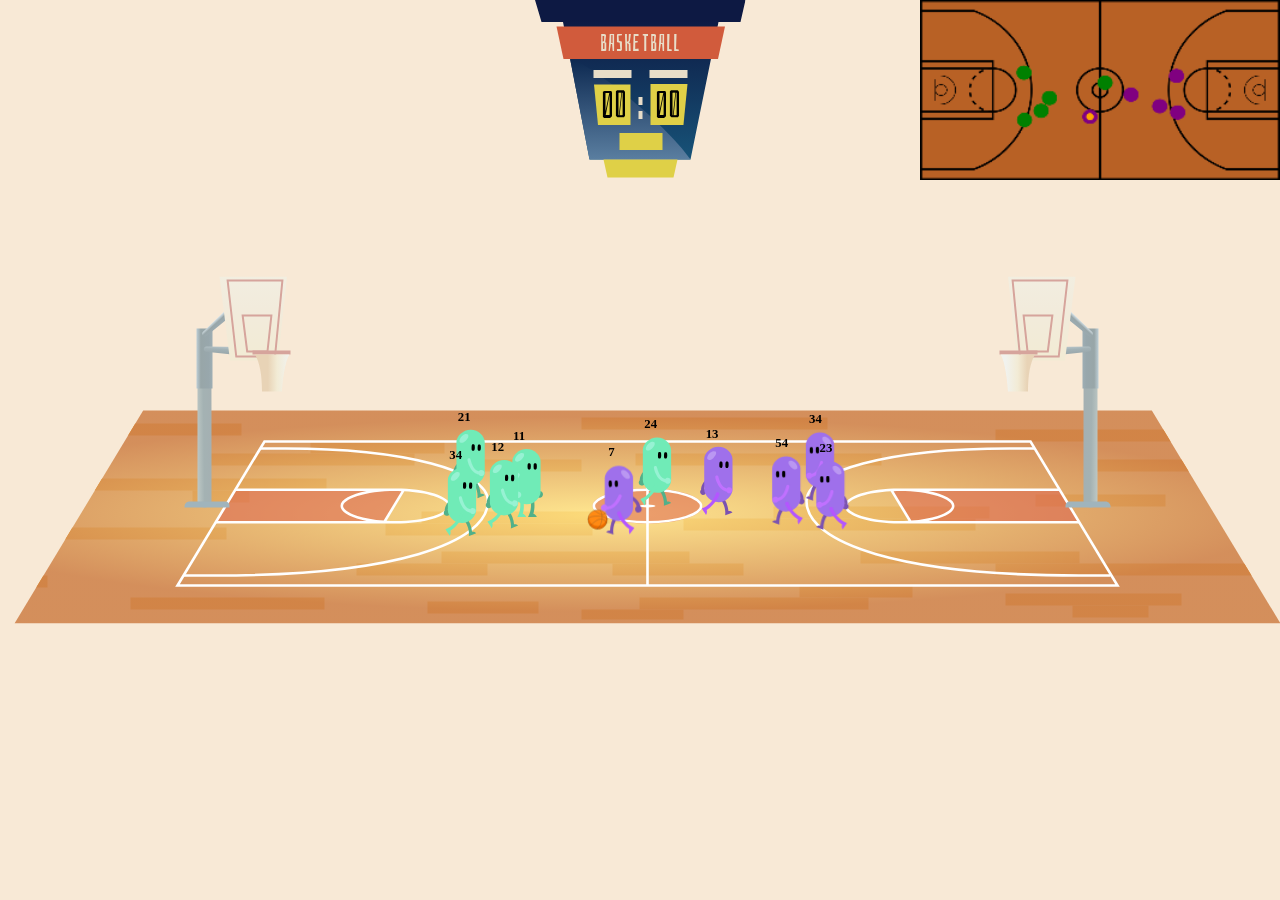
<file: index.html>
<!DOCTYPE html>
<html lang="en">
  <head>
    <meta charset="UTF-8" />
    <meta name="viewport" content="width=device-width, initial-scale=1.0" />
    <link rel="stylesheet" href="style.css" />
	<link href="https://fonts.googleapis.com/css2?family=Bahiana&display=swap" rel="stylesheet">
    <title>Basketball Simulation</title>
  </head>
  <body>
    <svg id="scoreboard" width="211" height="178" viewBox="0 0 211 178" fill="none" xmlns="http://www.w3.org/2000/svg">
    <path id="board" d="M211 0H0.5L7 22H28.5L55 159.5H156L184 22H206L211 0Z" fill="url(#paint20_linear)"/>
    <path id="shine" d="M35.6301 59.0001C54.9999 63.0001 129 121.5 156 159.5H54.9999L35.6301 59.0001Z" fill="url(#paint21_linear)"/>
    <path id="top-label" d="M190.5 26.5H22L29 59H183.5L190.5 26.5Z" fill="#D15B3C"/>
    <rect id="left-score-label" x="59" y="70" width="38" height="8" fill="#E8DDC8"/>
    <path id="left-score" d="M96 84.5H59.5L63.5 125H96V84.5Z" fill="#DFD047"/>
    <rect id="right-score-label" width="38" height="8" transform="matrix(-1 0 0 1 153 70)" fill="#E8DDC8"/>
    <path id="right-score" d="M116 84H153L148.945 125H116V84Z" fill="#DFD047"/>
    <path d="M104 97H108V105H104V97Z" fill="#E8DDC8"/>
    <path d="M104 111H108V119H104V111Z" fill="#E8DDC8"/>
    <rect id="bottom-label" x="85" y="133" width="43" height="17" fill="#DFD047"/>
    <path id="bottom" d="M143 159.5H69L73 177.5H139L143 159.5Z" fill="#DFD047"/>
	<text id="left-score-text" class="score-text" x="66" y="118" width="28" height="40" fill="black">00</text>
	<text id="right-score-text" class="score-text" x="120" y="118" width="28" height="40" fill="black">00</text>
	<text id="title-text" x="65" y="51" width="160" height="32" fill="#E8DDC8">BASKETBALL</text>
    <defs>
    <linearGradient id="paint20_linear" x1="105.75" y1="0" x2="105.75" y2="159.5" gradientUnits="userSpaceOnUse">
    <stop offset="0.117559" stop-color="#0D1943"/>
    <stop offset="1" stop-color="#175378"/>
    </linearGradient>
    <linearGradient id="paint21_linear" x1="95.8148" y1="59" x2="95.8148" y2="159.5" gradientUnits="userSpaceOnUse">
    <stop stop-color="#0D2951"/>
    <stop offset="1" stop-color="#5A7EA0"/>
    </linearGradient>
    </defs>
    </svg>

    <svg id="court" width="1365" height="347" viewBox="0 0 1365 347" fill="none" xmlns="http://www.w3.org/2000/svg">
    <g id="floor-plates" clip-path="url(#mask)">
    <rect id="Rectangle 1" x="655" y="287" width="131" height="12" fill="#E17E05"/>
    <rect id="Rectangle 4" x="399" y="287" width="131" height="12" fill="#E17E05"/>
    <rect id="Rectangle 5" x="428" y="247" width="207" height="12" fill="#E17E05"/>
    <rect id="Rectangle 6" x="464" y="235" width="207" height="12" fill="#E17E05"/>
    <rect id="Rectangle 7" x="726" y="242" width="292" height="12" fill="#E17E05"/>
    <rect id="Rectangle 9" x="903" y="275" width="219" height="12" fill="#E17E05"/>
    <rect id="Rectangle 8" x="816" y="230" width="216" height="12" fill="#E17E05"/>
    <rect id="Rectangle 3" x="484" y="275" width="248" height="12" fill="#E17E05"/>
    <rect id="Rectangle 2" x="678" y="177" width="246" height="12" fill="#E17E05"/>
    <rect id="Rectangle 2_2" x="624" y="141" width="246" height="12" fill="#E17E05"/>
    <rect id="Rectangle 12" x="842" y="309" width="113" height="12" fill="#E17E05"/>
    <rect id="Rectangle 13" x="682" y="321" width="229" height="12" fill="#E17E05"/>
    <rect id="Rectangle 19" x="173" y="321" width="194" height="12" fill="#E17E05"/>
    <rect id="Rectangle 14" x="624" y="333" width="102" height="10" fill="#E17E05"/>
    <rect id="Rectangle 18" y="299" width="90" height="12" fill="#E17E05"/>
    <rect id="Rectangle 15" x="470" y="325" width="111" height="12" fill="#E17E05"/>
    <rect id="Rectangle 16" x="513" y="183" width="111" height="12" fill="#E17E05"/>
    <rect id="Rectangle 9_2" x="1038" y="287" width="327" height="12" fill="#E17E05"/>
    <rect id="Rectangle 21" x="1048" y="317" width="176" height="12" fill="#E17E05"/>
    <rect id="Rectangle 8_2" x="1078" y="218" width="130" height="12" fill="#E17E05"/>
    <rect id="Rectangle 10" x="1132" y="183" width="169" height="12" fill="#E17E05"/>
    <rect id="Rectangle 11" x="1038" y="153" width="244" height="12" fill="#E17E05"/>
    <rect id="Rectangle 20" x="97" y="147" width="187" height="12" fill="#E17E05"/>
    <rect id="Rectangle 17" x="1115" y="329" width="76" height="12" fill="#E17E05"/>
    <rect id="Rectangle 4_2" x="104" y="251" width="165" height="12" fill="#E17E05"/>
    <rect id="Rectangle 6_2" x="353" y="165" width="134" height="12" fill="#E17E05"/>
    <rect id="Rectangle 7_2" x="250" y="177" width="207" height="12" fill="#E17E05"/>
    <rect id="Rectangle 8_3" x="74" y="202" width="295" height="12" fill="#E17E05"/>
    <rect id="Rectangle 9_3" x="235" y="214" width="57" height="12" fill="#E17E05"/>
    </g>
    <path id="background" d="M185.668 134H1194.33L1323 347H57L185.668 134Z" fill="url(#paint0_radial)" fill-opacity="0.9"/>
    <g id="courtlines">
    <path id="left-three-point-fill" d="M278 213L258.5 245.5H427L446.5 213H278Z" fill="#DB5D4C" fill-opacity="0.5"/>
    <path id="right-three-point-fill" d="M1102.5 213L1122 245H953.5L934 213H1102.5Z" fill="#DB5D4C" fill-opacity="0.5"/>
    <path id="left-three-point" d="M303 172H323.5C448.5 171.5 530.5 195 530.5 224.5C530.5 267 435.5 299 258 299H226.5" stroke="white" stroke-width="2.6"/>
    <path id="right-three-point" d="M1076.5 172.008H1056C931 171.508 849 195.006 849 224.505C849 267.002 944 299 1121.5 299H1153" stroke="white" stroke-width="2.6"/>
    <path id="left-free-throw" fill-rule="evenodd" clip-rule="evenodd" d="M278 212H438C468.376 212 493 219.835 493 229.5C493 239.165 468.376 247 438 247H258V244.4H409.14C393.453 241.317 383 235.797 383 229.5C383 223.203 393.453 217.683 409.14 214.6H278V212ZM490.4 229.5C490.4 230.725 489.617 232.352 487.115 234.234C484.657 236.083 480.935 237.859 476.103 239.397C466.468 242.462 452.996 244.4 438 244.4C434.968 244.4 431.998 244.321 429.11 244.169L446.89 214.831C458.287 215.43 468.416 217.157 476.103 219.603C480.935 221.141 484.657 222.917 487.115 224.766C489.617 226.648 490.4 228.275 490.4 229.5ZM443.928 214.702L426.179 243.988C415.977 243.266 406.919 241.631 399.897 239.397C395.065 237.859 391.343 236.083 388.885 234.234C386.383 232.352 385.6 230.725 385.6 229.5C385.6 228.275 386.383 226.648 388.885 224.766C391.343 222.917 395.065 221.141 399.897 219.603C409.532 216.538 423.004 214.6 438 214.6C440.005 214.6 441.983 214.635 443.928 214.702Z" fill="white"/>
    <path id="right-free-throw" fill-rule="evenodd" clip-rule="evenodd" d="M1102 212H942C911.624 212 887 219.835 887 229.5C887 239.165 911.624 247 942 247H1122V244.4H970.86C986.547 241.317 997 235.797 997 229.5C997 223.203 986.547 217.683 970.86 214.6H1102V212ZM889.6 229.5C889.6 230.725 890.383 232.352 892.885 234.234C895.343 236.083 899.065 237.859 903.897 239.397C913.532 242.462 927.004 244.4 942 244.4C945.032 244.4 948.002 244.321 950.89 244.169L933.11 214.831C921.713 215.43 911.584 217.157 903.897 219.603C899.065 221.141 895.343 222.917 892.885 224.766C890.383 226.648 889.6 228.275 889.6 229.5ZM936.072 214.702L953.821 243.988C964.023 243.266 973.081 241.631 980.103 239.397C984.935 237.859 988.657 236.083 991.115 234.234C993.617 232.352 994.4 230.725 994.4 229.5C994.4 228.275 993.617 226.648 991.115 224.766C988.657 222.917 984.935 221.141 980.103 219.603C970.468 216.538 956.996 214.6 942 214.6C939.995 214.6 938.017 214.635 936.072 214.702Z" fill="white"/>
    <path id="sideline" d="M307 165H1073L1160 309H220L307 165Z" stroke="white" stroke-width="2.6"/>
    <path id="centercircle-fill" d="M745 229.5C745 239.165 720.376 247 690 247C659.624 247 635 239.165 635 229.5C635 219.835 659.624 212 690 212C720.376 212 745 219.835 745 229.5Z" fill="#DB5D4C" fill-opacity="0.5"/>
    <path id="halfline" d="M690 165V309" stroke="white" stroke-width="2.6"/>
    <ellipse id="centerdot" cx="690" cy="229.5" rx="8" ry="1.5" fill="white"/>
    <path id="centercircle" d="M743.7 229.5C743.7 231.321 742.539 233.285 739.896 235.273C737.276 237.244 733.401 239.075 728.497 240.636C718.703 243.752 705.092 245.7 690 245.7C674.908 245.7 661.297 243.752 651.503 240.636C646.599 239.075 642.724 237.244 640.104 235.273C637.461 233.285 636.3 231.321 636.3 229.5C636.3 227.679 637.461 225.715 640.104 223.727C642.724 221.756 646.599 219.925 651.503 218.364C661.297 215.248 674.908 213.3 690 213.3C705.092 213.3 718.703 215.248 728.497 218.364C733.401 219.925 737.276 221.756 739.896 223.727C742.539 225.715 743.7 227.679 743.7 229.5Z" stroke="white" stroke-width="2.6"/>
    </g>
    <defs>
    <radialGradient id="paint0_radial" cx="0" cy="0" r="1" gradientUnits="userSpaceOnUse" gradientTransform="translate(643.093 237.734) rotate(90) scale(97.2793 679.907)">
    <stop stop-color="#FFE587"/>
    <stop offset="0.50152" stop-color="#E7B56A"/>
    <stop offset="1" stop-color="#D0854E"/>
    </radialGradient>
    <linearGradient id="paint5_linear" x1="295.75" y1="0" x2="295.75" y2="84" gradientUnits="userSpaceOnUse">
    <stop stop-color="#F2EEE0"/>
    <stop offset="0.362351" stop-color="#F2EBDC"/>
    <stop offset="1" stop-color="#F2EBD4"/>
    </linearGradient>
    <linearGradient id="paint6_linear" x1="302" y1="94.5" x2="335" y2="94.5" gradientUnits="userSpaceOnUse">
    <stop offset="0.252976" stop-color="#E8D3B6"/>
    <stop offset="0.534226" stop-color="#F2EBD5"/>
    <stop offset="0.898809" stop-color="#F1F2EE"/>
    </linearGradient>
    <linearGradient id="paint11_linear" x1="1084.25" y1="0" x2="1084.25" y2="84" gradientUnits="userSpaceOnUse">
    <stop stop-color="#F2EEE0"/>
    <stop offset="0.362351" stop-color="#F2EBDC"/>
    <stop offset="1" stop-color="#F2EBD4"/>
    </linearGradient>
    <linearGradient id="paint12_linear" x1="1078" y1="94.5" x2="1045" y2="94.5" gradientUnits="userSpaceOnUse">
    <stop offset="0.252976" stop-color="#E8D3B6"/>
    <stop offset="0.534226" stop-color="#F2EBD5"/>
    <stop offset="0.898809" stop-color="#F1F2EE"/>
    </linearGradient>
    <clipPath id="mask">
    <path d="M185.668 134H1194.33L1323 347H57L185.668 134Z" fill="url(#paint0_radial)" fill-opacity="0.9"/>
    </clipPath>
    </defs>
    </svg>

    <svg id="baskets" width="1365" height="347" viewBox="0 0 1365 347" fill="none" xmlns="http://www.w3.org/2000/svg">
    <g id="basket">
    <rect id="rim" x="295" y="74" width="38" height="4" fill="#D6A49C"/>
    <path id="net" d="M304.5 115C304.5 97.5 302 85.5 297.5 78H332C327.5 84.5 325 105 324.5 115H304.5Z" fill="url(#paint6_linear)"/>
    </g>
    <g id="basket_2">
    <rect id="rim_2" width="38" height="4" transform="matrix(-1 0 0 1 1080 74)" fill="#D6A49C"/>
    <path id="net_2" d="M1070.5 115C1070.5 97.5 1073 85.5 1077.5 78H1043C1047.5 84.5 1050 105 1050.5 115H1070.5Z" fill="url(#paint12_linear)"/>
    </g>
    <defs>
    <linearGradient id="paint6_linear" x1="302" y1="94.5" x2="335" y2="94.5" gradientUnits="userSpaceOnUse">
    <stop offset="0.252976" stop-color="#E8D3B6"/>
    <stop offset="0.534226" stop-color="#F2EBD5"/>
    <stop offset="0.898809" stop-color="#F1F2EE"/>
    </linearGradient>
    <linearGradient id="paint12_linear" x1="1078" y1="94.5" x2="1045" y2="94.5" gradientUnits="userSpaceOnUse">
    <stop offset="0.252976" stop-color="#E8D3B6"/>
    <stop offset="0.534226" stop-color="#F2EBD5"/>
    <stop offset="0.898809" stop-color="#F1F2EE"/>
    </linearGradient>
    </defs>
    </svg>

    <svg id="hoops" width="1365" height="347" viewBox="0 0 1365 347" fill="none" xmlns="http://www.w3.org/2000/svg">
    <g id="hoop">
    <g id="support">
    <path id="stem" d="M240 63C240 59.134 243.134 56 247 56C250.866 56 254 59.134 254 63V224C254 227.866 250.866 231 247 231C243.134 231 240 227.866 240 224V63Z" fill="url(#paint1_linear)"/>
    <path id="root" d="M227 230C227 227.239 229.239 225 232 225H268C270.209 225 272 226.791 272 229V231H227V230Z" fill="#A0B4BC"/>
    <rect id="top-stem" x="239" y="52" width="16" height="60" fill="url(#paint2_linear)"/>
    <path id="high-arm" d="M248.902 59.4532C247.815 60.3331 246.228 60.2018 245.301 59.1553C244.373 58.1087 244.434 56.5176 245.438 55.5446L272.699 29.1313C274.46 27.4249 277.288 27.5326 278.915 29.3679C280.541 31.2032 280.308 34.0244 278.402 35.5675L248.902 59.4532Z" fill="url(#paint3_linear)"/>
    <path id="low-arm" d="M248.605 75.2462C247.214 75.1017 246.183 73.8881 246.265 72.4922C246.348 71.0963 247.514 70.0126 248.913 70.0329L286.866 70.584C289.318 70.6196 291.245 72.6936 291.101 75.1415C290.956 77.5895 288.798 79.4221 286.359 79.1687L248.605 75.2462Z" fill="url(#paint4_linear)"/>
    </g>
    <g id="back-board">
    <path id="Rectangle 27" d="M262 0H329.5L320.5 84H272.5L262 0Z" fill="url(#paint5_linear)"/>
    <path id="Rectangle 28" d="M278.759 80L270.12 4H324.898L317.493 80H278.759Z" stroke="#D6A49C" stroke-width="2"/>
    <path id="Rectangle 29" d="M289.703 75L285.135 39H313.885L309.97 75H289.703Z" stroke="#D6A49C" stroke-width="2"/>
    </g>
    </g>
    <g id="hoop_2">
    <g id="support_2">
    <path id="stem_2" d="M1140 63C1140 59.134 1136.87 56 1133 56C1129.13 56 1126 59.134 1126 63V224C1126 227.866 1129.13 231 1133 231C1136.87 231 1140 227.866 1140 224V63Z" fill="url(#paint7_linear)"/>
    <path id="root_2" d="M1153 230C1153 227.239 1150.76 225 1148 225H1112C1109.79 225 1108 226.791 1108 229V231H1153V230Z" fill="#A0B4BC"/>
    <rect id="top-stem_2" width="16" height="60" transform="matrix(-1 0 0 1 1141 52)" fill="url(#paint8_linear)"/>
    <path id="high-arm_2" d="M1131.1 59.4532C1132.19 60.3331 1133.77 60.2018 1134.7 59.1553C1135.63 58.1087 1135.57 56.5176 1134.56 55.5446L1107.3 29.1313C1105.54 27.4249 1102.71 27.5326 1101.09 29.3679C1099.46 31.2032 1099.69 34.0244 1101.6 35.5675L1131.1 59.4532Z" fill="url(#paint9_linear)"/>
    <path id="low-arm_2" d="M1131.4 75.2462C1132.79 75.1017 1133.82 73.8881 1133.73 72.4922C1133.65 71.0963 1132.49 70.0126 1131.09 70.0329L1093.13 70.584C1090.68 70.6196 1088.75 72.6936 1088.9 75.1415C1089.04 77.5895 1091.2 79.4221 1093.64 79.1687L1131.4 75.2462Z" fill="url(#paint10_linear)"/>
    </g>
    <g id="back-board_2">
    <path id="Rectangle 27_2" d="M1118 0H1050.5L1059.5 84H1107.5L1118 0Z" fill="url(#paint11_linear)"/>
    <path id="Rectangle 28_2" d="M1101.24 80L1109.88 4H1055.1L1062.51 80H1101.24Z" stroke="#D6A49C" stroke-width="2"/>
    <path id="Rectangle 29_2" d="M1090.3 75L1094.87 39H1066.11L1070.03 75H1090.3Z" stroke="#D6A49C" stroke-width="2"/>
    </g>
    </g>
    <defs>
    <linearGradient id="paint1_linear" x1="235.5" y1="154.601" x2="263.004" y2="154.218" gradientUnits="userSpaceOnUse">
    <stop offset="0.0915178" stop-color="#C1CBC7"/>
    <stop offset="0.388393" stop-color="#A4B2B3"/>
    <stop offset="0.669643" stop-color="#A4B0B2"/>
    <stop offset="1" stop-color="#C1CBC7" stop-opacity="0"/>
    </linearGradient>
    <linearGradient id="paint2_linear" x1="239" y1="82" x2="255" y2="82" gradientUnits="userSpaceOnUse">
    <stop stop-color="#BDCED6"/>
    <stop offset="0.268601" stop-color="#98A6A8"/>
    <stop offset="0.768601" stop-color="#98A7AC"/>
    <stop offset="1" stop-color="#9EAEB4"/>
    </linearGradient>
    <linearGradient id="paint3_linear" x1="256" y1="43.5" x2="261.5" y2="49.5" gradientUnits="userSpaceOnUse">
    <stop offset="0.138393" stop-color="#D8E4E9"/>
    <stop offset="0.513393" stop-color="#98A6A9"/>
    <stop offset="1" stop-color="#9CABB1"/>
    </linearGradient>
    <linearGradient id="paint4_linear" x1="264" y1="65.5" x2="263" y2="82.5" gradientUnits="userSpaceOnUse">
    <stop offset="0.200893" stop-color="#BFCCD0"/>
    <stop offset="0.424851" stop-color="#A3B2B6"/>
    <stop offset="0.674851" stop-color="#9AA8AC"/>
    </linearGradient>
    <linearGradient id="paint7_linear" x1="1144.5" y1="154.601" x2="1117" y2="154.218" gradientUnits="userSpaceOnUse">
    <stop offset="0.0915178" stop-color="#C1CBC7"/>
    <stop offset="0.388393" stop-color="#A4B2B3"/>
    <stop offset="0.669643" stop-color="#A4B0B2"/>
    <stop offset="1" stop-color="#C1CBC7" stop-opacity="0"/>
    </linearGradient>
    <linearGradient id="paint8_linear" x1="0" y1="30" x2="16" y2="30" gradientUnits="userSpaceOnUse">
    <stop stop-color="#BDCED6"/>
    <stop offset="0.268601" stop-color="#98A6A8"/>
    <stop offset="0.768601" stop-color="#98A7AC"/>
    <stop offset="1" stop-color="#9EAEB4"/>
    </linearGradient>
    <linearGradient id="paint9_linear" x1="1124" y1="43.5" x2="1118.5" y2="49.5" gradientUnits="userSpaceOnUse">
    <stop offset="0.138393" stop-color="#D8E4E9"/>
    <stop offset="0.513393" stop-color="#98A6A9"/>
    <stop offset="1" stop-color="#9CABB1"/>
    </linearGradient>
    <linearGradient id="paint10_linear" x1="1116" y1="65.5" x2="1117" y2="82.5" gradientUnits="userSpaceOnUse">
    <stop offset="0.200893" stop-color="#BFCCD0"/>
    <stop offset="0.424851" stop-color="#A3B2B6"/>
    <stop offset="0.674851" stop-color="#9AA8AC"/>
    </linearGradient>
    </defs>
    </svg>

    <canvas id="court-canvas"></canvas>
    <canvas id="topview-canvas"></canvas>
    <div class="display"></div>

    <svg id="basketball" viewBox="0 0 92 92" fill="none" xmlns="http://www.w3.org/2000/svg">
        <path d="M46 85.8667C68.0177 85.8667 85.8666 68.0178 85.8666 46C85.8666 23.9823 68.0177 6.13336 46 6.13336C23.9822 6.13336 6.1333 23.9823 6.1333 46C6.1333 68.0178 23.9822 85.8667 46 85.8667Z" fill="#FF8A14"/>
        <path d="M80.1166 25.4916C81.4583 29.1333 82.225 33.1583 82.225 37.375C82.225 57.3083 66.125 73.6 46 73.6C25.875 73.6 9.77497 57.3083 9.77497 37.375C9.77497 33.1583 10.5416 29.325 11.8833 25.4916C8.24163 31.4333 6.1333 38.525 6.1333 46C6.1333 68.0416 23.9583 85.8667 46 85.8667C68.0416 85.8667 85.8666 68.0416 85.8666 46C85.8666 38.525 83.7583 31.4333 80.1166 25.4916Z" fill="#EB6D00"/>
        <path d="M46 85.8667C68.0177 85.8667 85.8666 68.0178 85.8666 46C85.8666 23.9823 68.0177 6.13336 46 6.13336C23.9822 6.13336 6.1333 23.9823 6.1333 46C6.1333 68.0178 23.9822 85.8667 46 85.8667Z" stroke="#45413C" stroke-miterlimit="10" stroke-linecap="round" stroke-linejoin="round"/>
        <path d="M85.8666 43.3167C78.9666 32.775 53.2833 28.9417 24.3416 34.8833C16.2916 36.6083 9.19997 41.2083 6.1333 45.2333" stroke="#45413C" stroke-miterlimit="10" stroke-linecap="round" stroke-linejoin="round"/>
        <path d="M34.5 7.85828C29.1333 16.6749 26.45 30.0916 27.9833 45.0416C29.9 64.7833 38.525 80.8833 48.875 85.8666" stroke="#45413C" stroke-miterlimit="10" stroke-linecap="round" stroke-linejoin="round"/>
        <path d="M9.3916 61.7167C11.3083 54.4333 16.2916 46.9583 27.9833 44.85C47.9166 41.4 61.3333 60.7583 77.2416 70.725" stroke="#45413C" stroke-miterlimit="10" stroke-linecap="round" stroke-linejoin="round"/>
        <path d="M59.4167 8.43341C50.2167 15.7167 39.675 23.3834 28.75 25.6834C20.125 27.4084 16.675 23.9584 15.3334 20.5084" stroke="#45413C" stroke-miterlimit="10" stroke-linecap="round" stroke-linejoin="round"/>
    </svg>

    <div class="green">
        <h1 class="number"></h1>
        <svg class = "blob" width="278" height="331" viewBox="0 0 278 331" fill="none" xmlns="http://www.w3.org/2000/svg">
        <g id="character">
        <path id="left-arm" d="M195.465 125.689C195.887 123.699 194.306 119.119 190.567 117.99C186.955 116.899 183.779 119.061 182.813 120.196C182.813 120.196 175.088 132.709 173.35 160.606C171.959 182.923 183.257 200.76 189.237 205.464C189.237 205.464 189.296 209.69 190.307 212.071C193.328 219.188 201.547 222.509 208.664 219.488C215.782 216.467 219.102 208.248 216.081 201.131C213.06 194.013 204.841 190.693 197.724 193.714C191.25 186.141 186.883 177.131 187.326 162.821C187.681 151.372 192.9 133.296 195.465 125.689Z" fill="#52B089"/>
        <path id="left-leg" d="M152 309.852C166.5 285.352 168 252.352 158 225.352C155.998 219.946 158.5 216.638 163 215.352C167.5 214.067 171.059 216.352 172.5 221.352C181 250.852 180.5 278.352 174 296.352C177.5 297.852 186 300.852 188.5 309.852H152Z" fill="#52B089"/>
        <path id="body" d="M204 195.5V69.5C204 46.1009 178.309 19 146 19C113.691 19 87 46.1009 87 69.5V195.5C87 218.899 113.691 248 146 248C178.309 248 204 218.899 204 195.5Z" fill="#70EBB7"/>
        <path id="shiny" d="M134.601 38.063C131.161 36.4292 123.763 33.6421 112.463 41.2125C103.287 47.3605 94.6091 63.0409 99.8931 68.7487C105.177 74.4565 117.342 70.4221 124.106 63.6777C136.076 51.744 137.329 45.1733 134.601 38.063Z" fill="#97F2D3"/>
        <path id="right-leg" d="M108 310.852C122.5 286.352 124 253.352 114 226.352C111.998 220.946 114.5 217.638 119 216.352C123.5 215.067 127.059 217.352 128.5 222.352C137 251.852 136.5 279.352 130 297.352C133.5 298.852 142 301.852 144.5 310.852H108Z" fill="#70EBB7"/>
        <path id="right-arm" d="M116.791 128.97C117.943 127.293 118.234 122.457 115.213 119.984C112.293 117.593 108.532 118.375 107.204 119.053C107.204 119.053 95.2789 127.658 82.9975 152.766C73.1724 172.852 76.7847 193.655 80.5094 200.289C80.5094 200.289 78.9464 204.216 78.9689 206.803C79.0364 214.535 85.3589 220.748 93.0906 220.68C100.822 220.613 107.035 214.291 106.968 206.559C106.9 198.827 100.578 192.614 92.8462 192.682C89.7634 183.208 89.1762 173.213 95.0625 160.161C99.7716 149.719 111.51 135.016 116.791 128.97Z" fill="#97F2D3"/>
        <path id="right-eye" d="M163.5 90.9661C163.5 104.5 160.366 104.5 156.5 104.5C152.634 104.5 150 104.5 150 90.9661C150 78 152.634 78 156.5 78C160.366 78 163.5 78 163.5 90.9661Z" fill="black"/>
        <path id="left-eye" d="M188.5 90.9661C188.5 104.5 185.366 104.5 181.5 104.5C177.634 104.5 175 104.5 175 90.9661C175 78 177.634 78 181.5 78C185.366 78 188.5 78 188.5 90.9661Z" fill="black"/>
        </g>
        <g id="dribbleBall">
        <path id="XMLID 16462" d="M236 243.867C258.018 243.867 275.867 226.018 275.867 204C275.867 181.982 258.018 164.133 236 164.133C213.982 164.133 196.133 181.982 196.133 204C196.133 226.018 213.982 243.867 236 243.867Z" fill="#FF8A14"/>
        <path id="XMLID 16461" d="M270.117 183.492C271.458 187.133 272.225 191.158 272.225 195.375C272.225 215.308 256.125 231.6 236 231.6C215.875 231.6 199.775 215.308 199.775 195.375C199.775 191.158 200.542 187.325 201.883 183.492C198.242 189.433 196.133 196.525 196.133 204C196.133 226.042 213.958 243.867 236 243.867C258.042 243.867 275.867 226.042 275.867 204C275.867 196.525 273.758 189.433 270.117 183.492Z" fill="#EB6D00"/>
        <path id="XMLID 16460" d="M236 243.867C258.018 243.867 275.867 226.018 275.867 204C275.867 181.982 258.018 164.133 236 164.133C213.982 164.133 196.133 181.982 196.133 204C196.133 226.018 213.982 243.867 236 243.867Z" stroke="#45413C" stroke-miterlimit="10" stroke-linecap="round" stroke-linejoin="round"/>
        <path id="XMLID 16459" d="M275.867 201.317C268.967 190.775 243.283 186.942 214.342 192.883C206.292 194.608 199.2 199.208 196.133 203.233" stroke="#45413C" stroke-miterlimit="10" stroke-linecap="round" stroke-linejoin="round"/>
        <path id="XMLID 16458" d="M224.5 165.858C219.133 174.675 216.45 188.092 217.983 203.042C219.9 222.783 228.525 238.883 238.875 243.867" stroke="#45413C" stroke-miterlimit="10" stroke-linecap="round" stroke-linejoin="round"/>
        <path id="XMLID 16457" d="M199.392 219.717C201.308 212.433 206.292 204.958 217.983 202.85C237.917 199.4 251.333 218.758 267.242 228.725" stroke="#45413C" stroke-miterlimit="10" stroke-linecap="round" stroke-linejoin="round"/>
        <path id="XMLID 16456" d="M249.417 166.433C240.217 173.717 229.675 181.383 218.75 183.683C210.125 185.408 206.675 181.958 205.333 178.508" stroke="#45413C" stroke-miterlimit="10" stroke-linecap="round" stroke-linejoin="round"/>
        </g>
        </svg>
    </div>

    <div class="purple">
        <h1 class="number"></h1>
        <svg class = "blob flip" width="278" height="331" viewBox="0 0 278 331" fill="none" xmlns="http://www.w3.org/2000/svg">
        <g id="character">
        <path id="left-arm" d="M195.465 125.689C195.887 123.699 194.306 119.119 190.567 117.99C186.955 116.899 183.779 119.061 182.813 120.196C182.813 120.196 175.088 132.709 173.35 160.606C171.959 182.923 183.257 200.76 189.237 205.464C189.237 205.464 189.296 209.69 190.307 212.071C193.328 219.188 201.547 222.509 208.664 219.488C215.782 216.467 219.102 208.248 216.081 201.131C213.06 194.013 204.841 190.693 197.724 193.714C191.25 186.141 186.883 177.131 187.326 162.821C187.681 151.372 192.9 133.296 195.465 125.689Z" fill="#7B52B0"/>
        <path id="left-leg" d="M152 309.852C166.5 285.352 168 252.352 158 225.352C155.998 219.946 158.5 216.638 163 215.352C167.5 214.067 171.059 216.352 172.5 221.352C181 250.852 180.5 278.352 174 296.352C177.5 297.852 186 300.852 188.5 309.852H152Z" fill="#7B52B0"/>
        <path id="body" d="M204 195.5V69.5C204 46.1009 178.309 19 146 19C113.691 19 87 46.1009 87 69.5V195.5C87 218.899 113.691 248 146 248C178.309 248 204 218.899 204 195.5Z" fill="#9F70EB"/>
        <path id="shiny" d="M134.601 38.063C131.161 36.4292 123.763 33.6421 112.463 41.2125C103.287 47.3605 94.6091 63.0409 99.8931 68.7487C105.177 74.4565 117.342 70.4221 124.106 63.6777C136.076 51.744 137.329 45.1733 134.601 38.063Z" fill="#BA97F2"/>
        <path id="right-leg" d="M108 310.852C122.5 286.352 124 253.352 114 226.352C111.998 220.946 114.5 217.638 119 216.352C123.5 215.067 127.059 217.352 128.5 222.352C137 251.852 136.5 279.352 130 297.352C133.5 298.852 142 301.852 144.5 310.852H108Z" fill="#B456FF"/>
        <path id="right-arm" d="M116.791 128.97C117.943 127.293 118.234 122.457 115.213 119.984C112.293 117.593 108.532 118.375 107.204 119.053C107.204 119.053 95.2788 127.658 82.9975 152.766C73.1724 172.852 76.7846 193.655 80.5093 200.289C80.5093 200.289 78.9463 204.216 78.9689 206.803C79.0364 214.535 85.3589 220.748 93.0905 220.68C100.822 220.613 107.035 214.291 106.968 206.559C106.9 198.827 100.578 192.614 92.8462 192.682C89.7634 183.208 89.1762 173.213 95.0625 160.161C99.7715 149.719 111.51 135.016 116.791 128.97Z" fill="#C071FF"/>
        <path id="right-eye" d="M163.5 90.9661C163.5 104.5 160.366 104.5 156.5 104.5C152.634 104.5 150 104.5 150 90.9661C150 78 152.634 78 156.5 78C160.366 78 163.5 78 163.5 90.9661Z" fill="black"/>
        <path id="left-eye" d="M188.5 90.9661C188.5 104.5 185.366 104.5 181.5 104.5C177.634 104.5 175 104.5 175 90.9661C175 78 177.634 78 181.5 78C185.366 78 188.5 78 188.5 90.9661Z" fill="black"/>
        </g>
        <g id="dribbleBall">
        <path id="XMLID 16462" d="M236 243.867C258.018 243.867 275.867 226.018 275.867 204C275.867 181.982 258.018 164.133 236 164.133C213.982 164.133 196.133 181.982 196.133 204C196.133 226.018 213.982 243.867 236 243.867Z" fill="#FF8A14"/>
        <path id="XMLID 16461" d="M270.117 183.492C271.458 187.133 272.225 191.158 272.225 195.375C272.225 215.308 256.125 231.6 236 231.6C215.875 231.6 199.775 215.308 199.775 195.375C199.775 191.158 200.542 187.325 201.883 183.492C198.242 189.433 196.133 196.525 196.133 204C196.133 226.042 213.958 243.867 236 243.867C258.042 243.867 275.867 226.042 275.867 204C275.867 196.525 273.758 189.433 270.117 183.492Z" fill="#EB6D00"/>
        <path id="XMLID 16460" d="M236 243.867C258.018 243.867 275.867 226.018 275.867 204C275.867 181.982 258.018 164.133 236 164.133C213.982 164.133 196.133 181.982 196.133 204C196.133 226.018 213.982 243.867 236 243.867Z" stroke="#45413C" stroke-miterlimit="10" stroke-linecap="round" stroke-linejoin="round"/>
        <path id="XMLID 16459" d="M275.867 201.317C268.967 190.775 243.283 186.942 214.342 192.883C206.292 194.608 199.2 199.208 196.133 203.233" stroke="#45413C" stroke-miterlimit="10" stroke-linecap="round" stroke-linejoin="round"/>
        <path id="XMLID 16458" d="M224.5 165.858C219.133 174.675 216.45 188.092 217.983 203.042C219.9 222.783 228.525 238.883 238.875 243.867" stroke="#45413C" stroke-miterlimit="10" stroke-linecap="round" stroke-linejoin="round"/>
        <path id="XMLID 16457" d="M199.392 219.717C201.308 212.433 206.292 204.958 217.983 202.85C237.917 199.4 251.333 218.758 267.242 228.725" stroke="#45413C" stroke-miterlimit="10" stroke-linecap="round" stroke-linejoin="round"/>
        <path id="XMLID 16456" d="M249.417 166.433C240.217 173.717 229.675 181.383 218.75 183.683C210.125 185.408 206.675 181.958 205.333 178.508" stroke="#45413C" stroke-miterlimit="10" stroke-linecap="round" stroke-linejoin="round"/>
        </g>
        </svg>
    </div>
    
    <div class="morphTo">
        <svg id="idle" width="278" height="331" viewBox="0 0 278 331" fill="none" xmlns="http://www.w3.org/2000/svg">
            <path id="left-arm" d="M195.465 125.689C195.887 123.699 194.306 119.119 190.567 117.99C186.955 116.899 183.779 119.061 182.813 120.196C182.813 120.196 175.088 132.709 173.35 160.606C171.959 182.923 183.257 200.76 189.237 205.464C189.237 205.464 189.296 209.69 190.307 212.071C193.328 219.188 201.547 222.509 208.664 219.488C215.782 216.467 219.102 208.248 216.081 201.131C213.06 194.013 204.841 190.693 197.724 193.714C191.25 186.141 186.883 177.131 187.326 162.821C187.681 151.372 192.9 133.296 195.465 125.689Z" fill="#52B089"/>
            <path id="left-leg" d="M152 309.852C166.5 285.352 168 252.352 158 225.352C155.998 219.946 158.5 216.638 163 215.352C167.5 214.067 171.059 216.352 172.5 221.352C181 250.852 180.5 278.352 174 296.352C177.5 297.852 186 300.852 188.5 309.852H152Z" fill="#52B089"/>
            <path id="body" d="M204 195.5V69.5C204 46.1009 178.309 19 146 19C113.691 19 87 46.1009 87 69.5V195.5C87 218.899 113.691 248 146 248C178.309 248 204 218.899 204 195.5Z" fill="#70EBB7"/>
            <path id="shiny" d="M134.601 38.063C131.161 36.4292 123.763 33.6421 112.463 41.2125C103.287 47.3605 94.6091 63.0409 99.8931 68.7487C105.177 74.4565 117.342 70.4221 124.106 63.6777C136.076 51.744 137.329 45.1733 134.601 38.063Z" fill="#97F2D3"/>
            <path id="right-leg" d="M108 310.852C122.5 286.352 124 253.352 114 226.352C111.998 220.946 114.5 217.638 119 216.352C123.5 215.067 127.059 217.352 128.5 222.352C137 251.852 136.5 279.352 130 297.352C133.5 298.852 142 301.852 144.5 310.852H108Z" fill="#70EBB7"/>
            <path id="right-arm" d="M116.791 128.97C117.943 127.293 118.234 122.457 115.213 119.984C112.293 117.593 108.532 118.375 107.204 119.053C107.204 119.053 95.2789 127.658 82.9975 152.766C73.1724 172.852 76.7847 193.655 80.5094 200.289C80.5094 200.289 78.9464 204.216 78.9689 206.803C79.0364 214.535 85.3589 220.748 93.0906 220.68C100.822 220.613 107.035 214.291 106.968 206.559C106.9 198.827 100.578 192.614 92.8462 192.682C89.7634 183.208 89.1762 173.213 95.0625 160.161C99.7716 149.719 111.51 135.016 116.791 128.97Z" fill="#97F2D3"/>
            <path id="right-eye" d="M163.5 90.9661C163.5 104.5 160.366 104.5 156.5 104.5C152.634 104.5 150 104.5 150 90.9661C150 78 152.634 78 156.5 78C160.366 78 163.5 78 163.5 90.9661Z" fill="black"/>
            <path id="left-eye" d="M188.5 90.9661C188.5 104.5 185.366 104.5 181.5 104.5C177.634 104.5 175 104.5 175 90.9661C175 78 177.634 78 181.5 78C185.366 78 188.5 78 188.5 90.9661Z" fill="black"/>
        </svg>

        <svg id="idle2" width="278" height="331" viewBox="0 0 278 331" fill="none" xmlns="http://www.w3.org/2000/svg">
            <path id="left-arm" d="M197.77 136.867C198.343 134.915 197.114 130.228 193.472 128.818C189.953 127.456 186.622 129.37 185.572 130.427C185.572 130.427 176.918 142.317 173.064 170.001C169.98 192.148 179.889 210.792 185.494 215.937C185.494 215.937 185.231 220.156 186.058 222.607C188.529 229.933 196.472 233.869 203.798 231.398C211.125 228.927 215.061 220.984 212.59 213.658C210.119 206.331 202.176 202.395 194.85 204.867C188.971 196.824 185.301 187.508 186.831 173.272C188.056 161.884 194.634 144.257 197.77 136.867Z" fill="#52B089"/>
            <path id="left-leg" d="M152 309.852C166.5 285.352 168 252.352 158 225.352C155.998 219.946 158.5 216.638 163 215.352C167.5 214.067 171.059 216.352 172.5 221.352C181 250.852 180.5 278.352 174 296.352C177.5 297.852 186 300.852 188.5 309.852H152Z" fill="#52B089"/>
            <path id="body" d="M204 206.5V80.5C204 57.1009 178.309 30 146 30C113.691 30 87 57.1009 87 80.5V206.5C87 229.899 113.691 259 146 259C178.309 259 204 229.899 204 206.5Z" fill="#70EBB7"/>
            <path id="shiny" d="M134.601 49.063C131.161 47.4292 123.763 44.6421 112.463 52.2125C103.287 58.3605 94.6091 74.0409 99.8931 79.7487C105.177 85.4565 117.342 81.4221 124.106 74.6777C136.076 62.744 137.329 56.1733 134.601 49.063Z" fill="#97F2D3"/>
            <path id="right-leg" d="M108 309.852C122.5 285.352 124 252.352 114 225.352C111.998 219.946 114.5 216.638 119 215.352C123.5 214.067 127.059 216.352 128.5 221.352C137 250.852 136.5 278.352 130 296.352C133.5 297.852 142 300.852 144.5 309.852H108Z" fill="#70EBB7"/>
            <path id="right-arm" d="M117.644 138.945C118.356 137.039 117.467 132.276 113.936 130.608C110.524 128.996 107.064 130.666 105.94 131.645C105.94 131.645 96.4545 142.882 90.6211 170.218C85.9543 192.086 94.4982 211.394 99.7191 216.929C99.7191 216.929 99.1539 221.117 99.8024 223.621C101.741 231.106 109.38 235.603 116.865 233.665C124.35 231.726 128.847 224.087 126.908 216.602C124.97 209.117 117.331 204.62 109.846 206.559C104.56 198.114 101.569 188.559 104.118 174.47C106.158 163.199 113.985 146.09 117.644 138.945Z" fill="#97F2D3"/>
            <path id="right-eye" d="M163.5 101.966C163.5 115.5 160.366 115.5 156.5 115.5C152.634 115.5 150 115.5 150 101.966C150 89 152.634 89 156.5 89C160.366 89 163.5 89 163.5 101.966Z" fill="black"/>
            <path id="left-eye" d="M188.5 101.966C188.5 115.5 185.366 115.5 181.5 115.5C177.634 115.5 175 115.5 175 101.966C175 89 177.634 89 181.5 89C185.366 89 188.5 89 188.5 101.966Z" fill="black"/>
        </svg>

        <svg id="walk" style="display: none;" width="278" height="331" viewBox="0 0 278 331" fill="none" xmlns="http://www.w3.org/2000/svg">
            <path id="left-arm" d="M168.939 143.019C168.003 141.212 163.875 138.676 160.269 140.175C156.784 141.623 155.701 145.309 155.674 146.799C155.674 146.799 157.641 161.372 173.995 184.039C187.079 202.173 207.128 208.793 214.735 208.635C214.735 208.635 217.461 211.865 219.753 213.064C226.604 216.649 235.063 214.002 238.649 207.151C242.234 200.301 239.586 191.841 232.736 188.256C225.885 184.671 217.425 187.318 213.84 194.169C204.032 192.422 194.94 188.228 186.204 176.884C179.215 167.809 171.782 150.526 168.939 143.019Z" fill="#52B089"/>
            <path id="left-leg" d="M52.5721 268.082C80.5404 262.764 106.292 242.073 119.939 216.72C122.672 211.644 126.808 211.335 130.747 213.861C134.687 216.387 135.325 220.569 132.526 224.955C116.012 250.835 95.0479 268.64 77.2453 275.663C78.4337 279.281 81.8022 287.642 76.7023 295.467L52.5721 268.082Z" fill="#52B089"/>
            <path id="body" d="M197.112 197.5L196.884 71.4999C196.842 48.1008 171.102 21.0464 138.793 21.1049C106.484 21.1633 79.8421 48.3124 79.8844 71.7115L80.1123 197.711C80.1546 221.11 106.899 250.163 139.207 250.104C171.516 250.046 197.154 220.899 197.112 197.5Z" fill="#70EBB7"/>
            <path id="shiny" d="M127.429 40.1884C123.986 38.5609 116.582 35.7872 105.296 43.378C96.131 49.5425 87.4818 65.2386 92.7762 70.9368C98.0705 76.6351 110.228 72.5787 116.98 65.8221C128.929 53.8667 130.17 47.2939 127.429 40.1884Z" fill="#97F2D3"/>
            <path id="right-leg" d="M201.78 295.647C193.15 268.518 169.524 245.43 142.719 234.918C137.352 232.813 136.549 228.744 138.586 224.53C140.622 220.316 144.697 219.181 149.387 221.435C177.059 234.731 200.561 261.433 209.666 278.267C213.115 276.653 222.982 274.924 230.335 282.585L201.78 295.647Z" fill="#70EBB7"/>
            <path id="right-arm" d="M126.355 153.446C128.334 152.977 131.797 149.589 131.219 145.727C130.66 141.995 127.348 140.049 125.909 139.661C125.909 139.661 111.294 138.03 85.3344 148.39C64.5665 156.678 53.2755 174.519 51.5811 181.937C51.5811 181.937 47.7861 183.797 46.066 185.73C40.9246 191.504 41.4382 200.354 47.2131 205.495C52.988 210.637 61.8374 210.123 66.9788 204.348C72.1202 198.573 71.6066 189.724 65.8317 184.582C69.9081 175.492 76.1842 167.691 89.3099 161.971C99.8104 157.395 118.382 154.381 126.355 153.446Z" fill="#97F2D3"/>
            <path id="right-eye" d="M156.423 93.0392C156.448 106.573 153.314 106.579 149.448 106.586C145.582 106.593 142.948 106.597 142.923 93.0636C142.9 80.0975 145.534 80.0928 149.4 80.0858C153.266 80.0788 156.4 80.0731 156.423 93.0392Z" fill="black"/>
            <path id="left-eye" d="M181.423 92.994C181.448 106.528 178.314 106.534 174.448 106.541C170.582 106.548 167.948 106.552 167.923 93.0184C167.9 80.0524 170.534 80.0476 174.4 80.0406C178.266 80.0336 181.4 80.028 181.423 92.994Z" fill="black"/>
        </svg>

        <svg id="walk2" width="278" height="331" viewBox="0 0 278 331" fill="none" xmlns="http://www.w3.org/2000/svg">
            <path id="left arm" d="M168.739 166.699C168.616 164.669 165.874 160.675 161.97 160.58C158.198 160.489 155.711 163.417 155.081 164.768C155.081 164.768 150.961 178.884 156.702 206.239C161.295 228.123 176.928 242.314 183.944 245.259C183.944 245.259 185.125 249.318 186.732 251.344C191.536 257.402 200.342 258.418 206.4 253.614C212.458 248.809 213.474 240.003 208.669 233.945C203.865 227.887 195.059 226.871 189.001 231.676C180.748 226.097 174.142 218.573 170.764 204.658C168.063 193.528 168.288 174.715 168.739 166.699Z" fill="#52B089"/>
            <path id="left leg" d="M92.0018 304.622C117.304 291.572 133.581 266.027 139.457 237.841C140.633 232.197 146.372 231.086 150.867 232.388C155.362 233.69 157.328 237.822 155.891 242.823C147.416 272.331 125.48 300.358 110.409 312.153C112.577 315.283 112.835 322.466 108.534 330.546L92.0018 304.622Z" fill="#52B089"/>
            <path id="body" d="M206.228 218.506L206.234 92.5056C206.235 69.1065 180.545 42.0044 148.236 42.0028C115.927 42.0013 89.235 69.1009 89.2338 92.5L89.2278 218.5C89.2267 241.899 115.917 271.001 148.225 271.003C180.534 271.004 206.227 241.905 206.228 218.506Z" fill="#70EBB7"/>
            <path id="shiny" d="M137.341 62.1592C133.786 60.7958 126.194 58.5878 115.513 67.0074C106.838 73.845 99.3958 90.1482 105.104 95.4313C110.813 100.714 122.63 95.7535 128.854 88.5073C139.868 75.6856 140.61 69.0379 137.341 62.1592Z" fill="#97F2D3"/>
            <path id="right leg" d="M139 330.852C153.536 306.374 155.086 273.376 145.126 246.361C143.132 240.952 145.639 237.648 150.141 236.369C154.643 235.09 158.199 237.381 159.632 242.383C168.088 271.895 167.547 299.395 161.02 317.385C164.518 318.89 173.013 321.903 175.5 330.907L139 330.852Z" fill="#70EBB7"/>
            <path id="right arm" d="M148.751 172.636C149.986 171.019 150.519 166.205 147.625 163.582C144.829 161.049 141.033 161.641 139.673 162.252C139.673 162.252 127.331 170.247 113.805 194.707C102.986 214.275 105.549 235.233 108.936 242.046C108.936 242.046 107.179 245.889 107.072 248.474C106.75 256.2 112.754 262.722 120.479 263.042C128.204 263.363 134.727 257.36 135.047 249.635C135.368 241.909 129.365 235.387 121.64 235.067C119.036 225.45 118.951 215.438 125.484 202.698C130.712 192.506 143.174 178.41 148.751 172.636Z" fill="#97F2D3"/>
            <path id="right eye" d="M164.704 117.421C164.202 130.945 161.071 130.829 157.207 130.686C153.344 130.542 150.712 130.445 151.214 116.92C151.695 103.963 154.327 104.061 158.19 104.204C162.054 104.347 165.185 104.464 164.704 117.421Z" fill="black"/>
            <path id="left eye" d="M189.687 118.348C189.185 131.873 186.053 131.757 182.19 131.613C178.327 131.47 175.694 131.372 176.196 117.847C176.677 104.89 179.31 104.988 183.173 105.131C187.036 105.275 190.168 105.391 189.687 118.348Z" fill="black"/>
        </svg>

        <svg id="walk3" width="278" height="331" viewBox="0 0 278 331" fill="none" xmlns="http://www.w3.org/2000/svg">
            <path id="left-arm" d="M120.383 151.361C122.392 151.04 126.095 147.917 125.804 144.022C125.523 140.259 122.363 138.074 120.957 137.58C120.957 137.58 106.503 134.874 79.8481 143.287C58.5245 150.018 45.9459 166.976 43.708 174.248C43.708 174.248 39.7858 175.823 37.9277 177.623C32.3735 183.002 32.2317 191.865 37.6109 197.419C42.9901 202.973 51.8532 203.115 57.4073 197.736C62.9615 192.357 63.1033 183.493 57.7241 177.939C62.4611 169.175 69.2966 161.859 82.8091 157.125C93.6191 153.337 112.362 151.704 120.383 151.361Z" fill="#52B089"/>
            <path id="left-leg" d="M186.472 298.94C183.536 270.623 165.094 243.216 140.984 227.476C136.157 224.325 136.198 220.177 139.048 216.465C141.898 212.753 146.118 212.47 150.253 215.63C174.646 234.271 190.617 256.663 196.111 274.995C199.816 274.117 208.431 271.466 215.798 277.209L186.472 298.94Z" fill="#52B089"/>
            <path id="body" d="M197.112 197.5L196.884 71.4999C196.842 48.1008 171.102 21.0464 138.793 21.1049C106.484 21.1633 79.8421 48.3124 79.8844 71.7115L80.1122 197.711C80.1546 221.11 106.898 250.163 139.207 250.104C171.516 250.046 197.154 220.899 197.112 197.5Z" fill="#70EBB7"/>
            <path id="shiny" d="M127.429 40.1884C123.986 38.5609 116.582 35.7872 105.296 43.378C96.131 49.5425 87.4818 65.2386 92.7761 70.9368C98.0705 76.6351 110.228 72.5787 116.98 65.8221C128.929 53.8667 130.169 47.2939 127.429 40.1884Z" fill="#97F2D3"/>
            <path id="right-leg" d="M55.8693 268.44C83.407 261.217 107.679 238.808 119.555 212.58C121.933 207.328 126.039 206.735 130.142 208.986C134.246 211.236 135.169 215.364 132.678 219.932C117.977 246.884 90.1007 268.982 72.8217 277.209C74.2554 280.736 75.4749 290.68 67.4462 297.629L55.8693 268.44Z" fill="#70EBB7"/>
            <path id="right-arm" d="M132.249 140.969C130.822 139.519 126.129 138.314 123.126 140.81C120.225 143.223 120.277 147.064 120.691 148.496C120.691 148.496 126.872 161.839 149.188 178.669C167.041 192.133 188.151 192.541 195.372 190.145C195.372 190.145 198.93 192.426 201.474 192.895C209.078 194.299 216.379 189.273 217.783 181.669C219.186 174.065 214.16 166.764 206.556 165.361C198.953 163.957 191.651 168.983 190.248 176.587C180.361 177.813 170.436 176.49 158.741 168.23C149.385 161.622 137.182 147.302 132.249 140.969Z" fill="#97F2D3"/>
            <path id="right-eye" d="M156.423 93.0392C156.448 106.573 153.313 106.579 149.448 106.586C145.582 106.593 142.948 106.597 142.923 93.0636C142.9 80.0975 145.534 80.0928 149.4 80.0858C153.266 80.0788 156.4 80.0731 156.423 93.0392Z" fill="black"/>
            <path id="left-eye" d="M181.423 92.994C181.448 106.528 178.313 106.534 174.448 106.541C170.582 106.548 167.948 106.552 167.923 93.0184C167.9 80.0524 170.534 80.0476 174.4 80.0406C178.266 80.0336 181.4 80.028 181.423 92.994Z" fill="black"/>
        </svg>
        
        <svg id="walk4" width="278" height="331" viewBox="0 0 278 331" fill="none" xmlns="http://www.w3.org/2000/svg">
            <path id="left arm" d="M131.293 171.55C132.229 169.743 131.92 164.908 128.615 162.827C125.422 160.816 121.787 162.057 120.554 162.895C120.554 162.895 109.785 172.909 100.704 199.343C93.4397 220.491 99.5977 240.687 104.115 246.809C104.115 246.809 103.05 250.9 103.392 253.464C104.416 261.128 111.458 266.511 119.122 265.487C126.786 264.464 132.169 257.421 131.145 249.757C130.122 242.093 123.079 236.71 115.415 237.734C111.184 228.715 109.365 218.869 113.591 205.189C116.972 194.245 126.802 178.203 131.293 171.55Z" fill="#52B089"/>
            <path id="left leg" d="M153.093 330.952C163.705 304.534 159.317 274.563 145.333 249.395C142.533 244.355 146.149 239.763 150.401 237.808C154.654 235.854 158.843 237.696 161.026 242.419C173.907 270.286 174.191 301.722 170.5 320.5C174.187 321.451 181.971 322.026 184 330.952H153.093Z" fill="#52B089"/>
            <path id="body" d="M206.228 218.506L206.234 92.5056C206.235 69.1065 180.545 42.0044 148.236 42.0028C115.927 42.0013 89.2349 69.1009 89.2337 92.5L89.2277 218.5C89.2266 241.899 115.917 271.001 148.225 271.003C180.534 271.004 206.227 241.905 206.228 218.506Z" fill="#70EBB7"/>
            <path id="shiny" d="M137.341 62.1592C133.786 60.7958 126.194 58.5878 115.513 67.0074C106.838 73.845 99.3958 90.1482 105.104 95.4313C110.813 100.714 122.63 95.7535 128.854 88.5073C139.868 75.6856 140.61 69.0379 137.341 62.1592Z" fill="#97F2D3"/>
            <path id="right leg" d="M96 304.973C121.643 292.606 141.17 265.961 147.799 237.943C149.127 232.332 153.042 230.964 157.501 232.386C161.96 233.808 163.657 237.683 162.087 242.644C152.825 271.913 134.382 297.114 119 308.5C121.083 311.688 122.904 321.122 120 330C117.5 327 99.5 308.5 96 304.973Z" fill="#70EBB7"/>
            <path id="right arm" d="M153.815 166.087C154.076 164.069 152.13 159.633 148.313 158.808C144.625 158.013 141.634 160.423 140.762 161.632C140.762 161.632 134.071 174.727 134.587 202.673C135.001 225.029 147.7 241.898 154.04 246.104C154.04 246.104 154.439 250.312 155.639 252.604C159.224 259.455 167.684 262.101 174.534 258.516C181.385 254.931 184.032 246.472 180.447 239.621C176.862 232.77 168.402 230.123 161.552 233.709C154.488 226.683 149.409 218.054 148.697 203.754C148.128 192.314 151.872 173.876 153.815 166.087Z" fill="#97F2D3"/>
            <path id="right eye" d="M164.704 117.421C164.202 130.945 161.071 130.829 157.207 130.686C153.344 130.542 150.712 130.445 151.214 116.92C151.695 103.963 154.327 104.061 158.19 104.204C162.054 104.347 165.185 104.464 164.704 117.421Z" fill="black"/>
            <path id="left eye" d="M189.687 118.348C189.185 131.873 186.053 131.757 182.19 131.613C178.327 131.47 175.694 131.372 176.197 117.847C176.677 104.89 179.31 104.988 183.173 105.131C187.036 105.275 190.168 105.391 189.687 118.348Z" fill="black"/>
        </svg>

        <svg id="dribble" width="278" height="331" viewBox="0 0 278 331" fill="none" xmlns="http://www.w3.org/2000/svg">
            <g id="character">
            <path id="left-arm" d="M157.67 126.82C157.576 124.788 154.889 120.757 150.986 120.609C147.215 120.466 144.689 123.361 144.041 124.703C144.041 124.703 139.729 138.762 145.098 166.192C149.393 188.137 164.832 202.539 171.807 205.579C171.807 205.579 172.932 209.653 174.512 211.701C179.234 217.824 188.025 218.96 194.148 214.238C200.27 209.516 201.406 200.725 196.684 194.602C191.962 188.479 183.171 187.344 177.048 192.066C168.871 186.375 162.368 178.762 159.181 164.803C156.63 153.636 157.111 134.828 157.67 126.82Z" fill="#52B089"/>
            <path id="left-leg" d="M52.5721 268.082C80.5403 262.764 106.292 242.073 119.939 216.72C122.672 211.644 126.808 211.335 130.747 213.861C134.687 216.387 135.325 220.569 132.526 224.955C116.012 250.835 95.0478 268.64 77.2453 275.663C78.4337 279.281 81.8022 287.642 76.7022 295.467L52.5721 268.082Z" fill="#52B089"/>
            <path id="body" d="M197.112 197.5L196.884 71.4999C196.842 48.1008 171.102 21.0464 138.793 21.1049C106.484 21.1633 79.8421 48.3124 79.8844 71.7115L80.1123 197.711C80.1546 221.11 106.899 250.163 139.207 250.104C171.516 250.046 197.154 220.899 197.112 197.5Z" fill="#70EBB7"/>
            <path id="shiny" d="M127.429 40.1884C123.986 38.5609 116.582 35.7872 105.296 43.378C96.131 49.5425 87.4818 65.2386 92.7762 70.9368C98.0705 76.6351 110.228 72.5787 116.98 65.8221C128.929 53.8667 130.17 47.2939 127.429 40.1884Z" fill="#97F2D3"/>
            <path id="right-leg" d="M201.78 295.647C193.15 268.518 169.524 245.43 142.719 234.918C137.352 232.813 136.549 228.744 138.586 224.53C140.622 220.316 144.697 219.181 149.387 221.435C177.059 234.731 200.561 261.433 209.666 278.267C213.115 276.653 222.982 274.924 230.335 282.585L201.78 295.647Z" fill="#70EBB7"/>
            <path id="right-arm" d="M123.178 128.152C121.657 126.8 116.894 125.911 114.065 128.603C111.33 131.203 111.639 135.032 112.148 136.434C112.148 136.434 119.206 149.335 142.596 164.637C161.308 176.879 182.398 175.876 189.443 173.003C189.443 173.003 193.146 175.041 195.716 175.34C203.396 176.232 210.345 170.73 211.238 163.049C212.13 155.369 206.628 148.42 198.948 147.527C191.267 146.635 184.318 152.137 183.425 159.817C173.642 161.701 163.651 161.043 151.431 153.583C141.654 147.614 128.522 134.142 123.178 128.152Z" fill="#97F2D3"/>
            <path id="right-eye" d="M156.423 93.0392C156.448 106.573 153.314 106.579 149.448 106.586C145.582 106.593 142.948 106.597 142.923 93.0636C142.9 80.0975 145.534 80.0928 149.4 80.0858C153.266 80.0788 156.4 80.0731 156.423 93.0392Z" fill="black"/>
            <path id="left-eye" d="M181.423 92.994C181.448 106.528 178.314 106.534 174.448 106.541C170.582 106.548 167.948 106.552 167.923 93.0184C167.9 80.0524 170.534 80.0476 174.4 80.0406C178.266 80.0336 181.4 80.028 181.423 92.994Z" fill="black"/>
            </g>
            <g id="dribbleBall">
            <path id="XMLID 16462" d="M236 226.867C258.018 226.867 275.867 209.018 275.867 187C275.867 164.982 258.018 147.133 236 147.133C213.982 147.133 196.133 164.982 196.133 187C196.133 209.018 213.982 226.867 236 226.867Z" fill="#FF8A14"/>
            <path id="XMLID 16461" d="M270.117 166.492C271.458 170.133 272.225 174.158 272.225 178.375C272.225 198.308 256.125 214.6 236 214.6C215.875 214.6 199.775 198.308 199.775 178.375C199.775 174.158 200.542 170.325 201.883 166.492C198.242 172.433 196.133 179.525 196.133 187C196.133 209.042 213.958 226.867 236 226.867C258.042 226.867 275.867 209.042 275.867 187C275.867 179.525 273.758 172.433 270.117 166.492Z" fill="#EB6D00"/>
            <path id="XMLID 16460" d="M236 226.867C258.018 226.867 275.867 209.018 275.867 187C275.867 164.982 258.018 147.133 236 147.133C213.982 147.133 196.133 164.982 196.133 187C196.133 209.018 213.982 226.867 236 226.867Z" stroke="#45413C" stroke-miterlimit="10" stroke-linecap="round" stroke-linejoin="round"/>
            <path id="XMLID 16459" d="M275.867 184.317C268.967 173.775 243.283 169.942 214.342 175.883C206.292 177.608 199.2 182.208 196.133 186.233" stroke="#45413C" stroke-miterlimit="10" stroke-linecap="round" stroke-linejoin="round"/>
            <path id="XMLID 16458" d="M224.5 148.858C219.133 157.675 216.45 171.092 217.983 186.042C219.9 205.783 228.525 221.883 238.875 226.867" stroke="#45413C" stroke-miterlimit="10" stroke-linecap="round" stroke-linejoin="round"/>
            <path id="XMLID 16457" d="M199.392 202.717C201.308 195.433 206.292 187.958 217.983 185.85C237.917 182.4 251.333 201.758 267.242 211.725" stroke="#45413C" stroke-miterlimit="10" stroke-linecap="round" stroke-linejoin="round"/>
            <path id="XMLID 16456" d="M249.417 149.433C240.217 156.717 229.675 164.383 218.75 166.683C210.125 168.408 206.675 164.958 205.333 161.508" stroke="#45413C" stroke-miterlimit="10" stroke-linecap="round" stroke-linejoin="round"/>
            </g>
        </svg>
        
        <svg id="dribble2" width="278" height="331" viewBox="0 0 278 331" fill="none" xmlns="http://www.w3.org/2000/svg">
            <g id="character">
            <path id="left-arm" d="M124.938 167.745C126.636 166.624 128.724 162.253 126.854 158.824C125.047 155.512 121.268 154.822 119.783 154.952C119.783 154.952 105.498 158.442 84.6781 177.091C68.0225 192.011 63.5494 212.645 64.5068 220.193C64.5068 220.193 61.5822 223.245 60.6306 225.65C57.7866 232.84 61.3096 240.974 68.4995 243.818C75.6894 246.662 83.8236 243.139 86.6676 235.95C89.5117 228.76 85.9887 220.625 78.7988 217.781C79.5035 207.844 82.7169 198.361 93.0781 188.479C101.367 180.574 117.772 171.363 124.938 167.745Z" fill="#52B089"/>
            <path id="left-leg" d="M92.0017 304.622C117.304 291.572 133.581 266.027 139.457 237.841C140.633 232.197 146.372 231.086 150.867 232.388C155.362 233.69 157.328 237.822 155.891 242.823C147.416 272.331 125.48 300.358 110.409 312.153C112.577 315.283 112.835 322.466 108.534 330.546L92.0017 304.622Z" fill="#52B089"/>
            <path id="body" d="M206.228 218.506L206.234 92.5056C206.235 69.1065 180.545 42.0044 148.236 42.0028C115.927 42.0013 89.2349 69.1009 89.2337 92.5L89.2277 218.5C89.2266 241.899 115.917 271.001 148.225 271.003C180.534 271.004 206.227 241.905 206.228 218.506Z" fill="#70EBB7"/>
            <path id="shiny" d="M137.341 62.1592C133.786 60.7958 126.194 58.5878 115.513 67.0074C106.838 73.845 99.3958 90.1482 105.104 95.4313C110.813 100.714 122.63 95.7535 128.854 88.5073C139.868 75.6856 140.61 69.0379 137.341 62.1592Z" fill="#97F2D3"/>
            <path id="right-leg" d="M139 330.852C153.536 306.374 155.086 273.376 145.126 246.361C143.132 240.952 145.639 237.648 150.141 236.369C154.643 235.09 158.199 237.381 159.632 242.383C168.088 271.895 167.547 299.395 161.02 317.385C164.518 318.89 173.013 321.903 175.5 330.907L139 330.852Z" fill="#70EBB7"/>
            <path id="right-arm" d="M152.608 164.053C151.825 162.175 147.922 159.306 144.204 160.501C140.612 161.656 139.227 165.239 139.076 166.722C139.076 166.722 139.829 181.408 154.249 205.352C165.786 224.506 185.218 232.765 192.811 233.238C192.811 233.238 195.261 236.682 197.446 238.067C203.976 242.208 212.626 240.27 216.766 233.74C220.906 227.21 218.969 218.56 212.439 214.42C205.909 210.279 197.259 212.217 193.119 218.747C183.489 216.194 174.776 211.261 167.009 199.233C160.796 189.61 154.82 171.77 152.608 164.053Z" fill="#97F2D3"/>
            <path id="right-eye" d="M164.704 117.421C164.202 130.945 161.071 130.829 157.207 130.686C153.344 130.542 150.712 130.445 151.214 116.92C151.695 103.963 154.327 104.061 158.19 104.204C162.054 104.347 165.185 104.464 164.704 117.421Z" fill="black"/>
            <path id="left-eye" d="M189.687 118.348C189.185 131.873 186.053 131.757 182.19 131.613C178.327 131.47 175.694 131.372 176.197 117.847C176.677 104.89 179.31 104.988 183.173 105.131C187.036 105.275 190.168 105.391 189.687 118.348Z" fill="black"/>
            </g>
            <g id="dribbleBall">
            <path id="XMLID 16462" d="M232 329.867C254.018 329.867 271.867 312.018 271.867 290C271.867 267.982 254.018 250.133 232 250.133C209.982 250.133 192.133 267.982 192.133 290C192.133 312.018 209.982 329.867 232 329.867Z" fill="#FF8A14"/>
            <path id="XMLID 16461" d="M266.117 269.492C267.458 273.133 268.225 277.158 268.225 281.375C268.225 301.308 252.125 317.6 232 317.6C211.875 317.6 195.775 301.308 195.775 281.375C195.775 277.158 196.542 273.325 197.883 269.492C194.242 275.433 192.133 282.525 192.133 290C192.133 312.042 209.958 329.867 232 329.867C254.042 329.867 271.867 312.042 271.867 290C271.867 282.525 269.758 275.433 266.117 269.492Z" fill="#EB6D00"/>
            <path id="XMLID 16460" d="M232 329.867C254.018 329.867 271.867 312.018 271.867 290C271.867 267.982 254.018 250.133 232 250.133C209.982 250.133 192.133 267.982 192.133 290C192.133 312.018 209.982 329.867 232 329.867Z" stroke="#45413C" stroke-miterlimit="10" stroke-linecap="round" stroke-linejoin="round"/>
            <path id="XMLID 16459" d="M271.867 287.317C264.967 276.775 239.283 272.942 210.342 278.883C202.292 280.608 195.2 285.208 192.133 289.233" stroke="#45413C" stroke-miterlimit="10" stroke-linecap="round" stroke-linejoin="round"/>
            <path id="XMLID 16458" d="M220.5 251.858C215.133 260.675 212.45 274.092 213.983 289.042C215.9 308.783 224.525 324.883 234.875 329.867" stroke="#45413C" stroke-miterlimit="10" stroke-linecap="round" stroke-linejoin="round"/>
            <path id="XMLID 16457" d="M195.392 305.717C197.308 298.433 202.292 290.958 213.983 288.85C233.917 285.4 247.333 304.758 263.242 314.725" stroke="#45413C" stroke-miterlimit="10" stroke-linecap="round" stroke-linejoin="round"/>
            <path id="XMLID 16456" d="M245.417 252.433C236.217 259.717 225.675 267.383 214.75 269.683C206.125 271.408 202.675 267.958 201.333 264.508" stroke="#45413C" stroke-miterlimit="10" stroke-linecap="round" stroke-linejoin="round"/>
            </g>
        </svg>

        <svg id="dribble3" width="278" height="331" viewBox="0 0 278 331" fill="none" xmlns="http://www.w3.org/2000/svg">
            <g id="character">
            <path id="left-arm" d="M120.383 151.361C122.392 151.04 126.095 147.917 125.804 144.022C125.523 140.259 122.363 138.074 120.957 137.58C120.957 137.58 106.503 134.874 79.8481 143.287C58.5245 150.018 45.9459 166.976 43.708 174.248C43.708 174.248 39.7858 175.823 37.9277 177.623C32.3735 183.002 32.2317 191.865 37.6109 197.419C42.9901 202.973 51.8532 203.115 57.4073 197.736C62.9615 192.357 63.1033 183.493 57.7241 177.939C62.4611 169.175 69.2966 161.859 82.8091 157.125C93.6191 153.337 112.362 151.704 120.383 151.361Z" fill="#52B089"/>
            <path id="left-leg" d="M186.472 298.94C183.536 270.623 165.094 243.216 140.984 227.477C136.157 224.325 136.198 220.177 139.048 216.465C141.898 212.753 146.118 212.47 150.253 215.63C174.646 234.271 190.617 256.664 196.111 274.996C199.816 274.117 208.431 271.467 215.798 277.209L186.472 298.94Z" fill="#52B089"/>
            <path id="body" d="M197.112 197.5L196.884 71.4999C196.842 48.1008 171.102 21.0464 138.793 21.1049C106.484 21.1633 79.8421 48.3124 79.8844 71.7115L80.1122 197.711C80.1546 221.11 106.898 250.163 139.207 250.104C171.516 250.046 197.154 220.899 197.112 197.5Z" fill="#70EBB7"/>
            <path id="shiny" d="M127.429 40.1884C123.986 38.5609 116.582 35.7872 105.296 43.378C96.131 49.5425 87.4818 65.2386 92.7761 70.9368C98.0705 76.6351 110.228 72.5787 116.98 65.8221C128.929 53.8667 130.169 47.2939 127.429 40.1884Z" fill="#97F2D3"/>
            <path id="right-leg" d="M55.8693 268.44C83.407 261.217 107.679 238.808 119.555 212.58C121.933 207.328 126.039 206.735 130.142 208.986C134.246 211.236 135.169 215.364 132.678 219.932C117.977 246.884 90.1007 268.982 72.8217 277.209C74.2554 280.736 75.4749 290.68 67.4462 297.629L55.8693 268.44Z" fill="#70EBB7"/>
            <path id="right-arm" d="M132.249 140.968C130.822 139.519 126.129 138.314 123.126 140.81C120.225 143.222 120.277 147.064 120.691 148.496C120.691 148.496 126.872 161.839 149.188 178.669C167.041 192.133 188.151 192.541 195.372 190.145C195.372 190.145 198.93 192.426 201.474 192.895C209.078 194.299 216.379 189.272 217.783 181.669C219.186 174.065 214.16 166.764 206.556 165.36C198.953 163.957 191.651 168.983 190.248 176.587C180.361 177.813 170.436 176.489 158.741 168.23C149.385 161.622 137.182 147.302 132.249 140.968Z" fill="#97F2D3"/>
            <path id="right-eye" d="M156.423 93.0392C156.447 106.573 153.313 106.579 149.447 106.586C145.581 106.593 142.947 106.597 142.923 93.0636C142.9 80.0975 145.534 80.0928 149.4 80.0858C153.266 80.0788 156.4 80.0731 156.423 93.0392Z" fill="black"/>
            <path id="left-eye" d="M181.423 92.994C181.448 106.528 178.314 106.534 174.448 106.541C170.582 106.548 167.948 106.552 167.923 93.0184C167.9 80.0524 170.534 80.0476 174.4 80.0406C178.266 80.0336 181.4 80.028 181.423 92.994Z" fill="black"/>
            </g>
            <g id="dribbleBall">
            <path id="XMLID 16462" d="M232 243.867C254.018 243.867 271.867 226.018 271.867 204C271.867 181.982 254.018 164.133 232 164.133C209.982 164.133 192.133 181.982 192.133 204C192.133 226.018 209.982 243.867 232 243.867Z" fill="#FF8A14"/>
            <path id="XMLID 16461" d="M266.117 183.492C267.458 187.133 268.225 191.158 268.225 195.375C268.225 215.308 252.125 231.6 232 231.6C211.875 231.6 195.775 215.308 195.775 195.375C195.775 191.158 196.542 187.325 197.883 183.492C194.242 189.433 192.133 196.525 192.133 204C192.133 226.042 209.958 243.867 232 243.867C254.042 243.867 271.867 226.042 271.867 204C271.867 196.525 269.758 189.433 266.117 183.492Z" fill="#EB6D00"/>
            <path id="XMLID 16460" d="M232 243.867C254.018 243.867 271.867 226.018 271.867 204C271.867 181.982 254.018 164.133 232 164.133C209.982 164.133 192.133 181.982 192.133 204C192.133 226.018 209.982 243.867 232 243.867Z" stroke="#45413C" stroke-miterlimit="10" stroke-linecap="round" stroke-linejoin="round"/>
            <path id="XMLID 16459" d="M271.867 201.317C264.967 190.775 239.283 186.942 210.342 192.883C202.292 194.608 195.2 199.208 192.133 203.233" stroke="#45413C" stroke-miterlimit="10" stroke-linecap="round" stroke-linejoin="round"/>
            <path id="XMLID 16458" d="M220.5 165.858C215.133 174.675 212.45 188.092 213.983 203.042C215.9 222.783 224.525 238.883 234.875 243.867" stroke="#45413C" stroke-miterlimit="10" stroke-linecap="round" stroke-linejoin="round"/>
            <path id="XMLID 16457" d="M195.392 219.717C197.308 212.433 202.292 204.958 213.983 202.85C233.917 199.4 247.333 218.758 263.242 228.725" stroke="#45413C" stroke-miterlimit="10" stroke-linecap="round" stroke-linejoin="round"/>
            <path id="XMLID 16456" d="M245.417 166.433C236.217 173.717 225.675 181.383 214.75 183.683C206.125 185.408 202.675 181.958 201.333 178.508" stroke="#45413C" stroke-miterlimit="10" stroke-linecap="round" stroke-linejoin="round"/>
            </g>
        </svg>

        <svg id="dribble4" width="278" height="331" viewBox="0 0 278 331" fill="none" xmlns="http://www.w3.org/2000/svg">
            <g id="character">
            <path id="left-arm" d="M124.938 167.745C126.636 166.624 128.724 162.253 126.854 158.824C125.047 155.512 121.268 154.822 119.783 154.952C119.783 154.952 105.498 158.442 84.6781 177.091C68.0225 192.011 63.5494 212.645 64.5068 220.193C64.5068 220.193 61.5822 223.245 60.6306 225.65C57.7866 232.84 61.3096 240.974 68.4995 243.818C75.6894 246.662 83.8236 243.139 86.6676 235.95C89.5117 228.76 85.9887 220.625 78.7988 217.781C79.5035 207.844 82.7169 198.361 93.0781 188.479C101.367 180.574 117.772 171.363 124.938 167.745Z" fill="#52B089"/>
            <path id="left-leg" d="M153.093 330.952C163.705 304.534 159.317 274.563 145.333 249.395C142.533 244.355 146.149 239.762 150.401 237.808C154.654 235.854 158.843 237.696 161.026 242.419C173.907 270.286 174.191 301.722 170.5 320.5C174.187 321.451 181.971 322.026 184 330.952L153.093 330.952Z" fill="#52B089"/>
            <path id="body" d="M206.228 218.506L206.234 92.5056C206.235 69.1065 180.545 42.0044 148.236 42.0028C115.927 42.0013 89.2348 69.1009 89.2337 92.5L89.2277 218.5C89.2265 241.899 115.916 271.001 148.225 271.003C180.534 271.004 206.227 241.905 206.228 218.506Z" fill="#70EBB7"/>
            <path id="shiny" d="M137.341 62.1592C133.786 60.7958 126.194 58.5878 115.513 67.0074C106.838 73.845 99.3958 90.1482 105.104 95.4313C110.813 100.714 122.63 95.7535 128.854 88.5073C139.868 75.6856 140.61 69.0379 137.341 62.1592Z" fill="#97F2D3"/>
            <path id="right-leg" d="M96 304.973C121.643 292.606 141.17 265.961 147.799 237.943C149.127 232.332 153.042 230.964 157.501 232.386C161.96 233.808 163.657 237.683 162.087 242.644C152.825 271.913 134.382 297.114 119 308.5C121.083 311.688 122.904 321.122 120 330C117.5 327 99.4999 308.5 96 304.973Z" fill="#70EBB7"/>
            <path id="right-arm" d="M152.608 164.053C151.825 162.175 147.922 159.306 144.204 160.501C140.612 161.656 139.227 165.239 139.076 166.722C139.076 166.722 139.829 181.408 154.249 205.352C165.786 224.506 185.218 232.765 192.811 233.238C192.811 233.238 195.261 236.682 197.446 238.067C203.976 242.208 212.626 240.27 216.766 233.74C220.906 227.21 218.969 218.56 212.439 214.42C205.909 210.279 197.259 212.217 193.119 218.747C183.489 216.194 174.776 211.261 167.009 199.233C160.796 189.61 154.82 171.77 152.608 164.053Z" fill="#97F2D3"/>
            <path id="right-eye" d="M164.704 117.421C164.202 130.945 161.071 130.829 157.207 130.686C153.344 130.542 150.712 130.445 151.214 116.92C151.695 103.963 154.327 104.061 158.19 104.204C162.054 104.347 165.185 104.464 164.704 117.421Z" fill="black"/>
            <path id="left-eye" d="M189.687 118.348C189.185 131.873 186.053 131.757 182.19 131.613C178.327 131.47 175.694 131.372 176.197 117.847C176.677 104.89 179.31 104.988 183.173 105.131C187.036 105.275 190.168 105.391 189.687 118.348Z" fill="black"/>
            </g>
            <g id="dribbleBall">
            <path id="XMLID 16462" d="M232 329.867C254.018 329.867 271.867 312.018 271.867 290C271.867 267.982 254.018 250.133 232 250.133C209.982 250.133 192.133 267.982 192.133 290C192.133 312.018 209.982 329.867 232 329.867Z" fill="#FF8A14"/>
            <path id="XMLID 16461" d="M266.117 269.492C267.458 273.133 268.225 277.158 268.225 281.375C268.225 301.308 252.125 317.6 232 317.6C211.875 317.6 195.775 301.308 195.775 281.375C195.775 277.158 196.542 273.325 197.883 269.492C194.242 275.433 192.133 282.525 192.133 290C192.133 312.042 209.958 329.867 232 329.867C254.042 329.867 271.867 312.042 271.867 290C271.867 282.525 269.758 275.433 266.117 269.492Z" fill="#EB6D00"/>
            <path id="XMLID 16460" d="M232 329.867C254.018 329.867 271.867 312.018 271.867 290C271.867 267.982 254.018 250.133 232 250.133C209.982 250.133 192.133 267.982 192.133 290C192.133 312.018 209.982 329.867 232 329.867Z" stroke="#45413C" stroke-miterlimit="10" stroke-linecap="round" stroke-linejoin="round"/>
            <path id="XMLID 16459" d="M271.867 287.317C264.967 276.775 239.283 272.942 210.342 278.883C202.292 280.608 195.2 285.208 192.133 289.233" stroke="#45413C" stroke-miterlimit="10" stroke-linecap="round" stroke-linejoin="round"/>
            <path id="XMLID 16458" d="M220.5 251.858C215.133 260.675 212.45 274.092 213.983 289.042C215.9 308.783 224.525 324.883 234.875 329.867" stroke="#45413C" stroke-miterlimit="10" stroke-linecap="round" stroke-linejoin="round"/>
            <path id="XMLID 16457" d="M195.392 305.717C197.308 298.433 202.292 290.958 213.983 288.85C233.917 285.4 247.333 304.758 263.242 314.725" stroke="#45413C" stroke-miterlimit="10" stroke-linecap="round" stroke-linejoin="round"/>
            <path id="XMLID 16456" d="M245.417 252.433C236.217 259.717 225.675 267.383 214.75 269.683C206.125 271.408 202.675 267.958 201.333 264.508" stroke="#45413C" stroke-miterlimit="10" stroke-linecap="round" stroke-linejoin="round"/>
            </g>
        </svg>

        <svg id="idleDribble" width="278" height="331" viewBox="0 0 278 331" fill="none" xmlns="http://www.w3.org/2000/svg">
            <g id="character">
                <path id="left-arm" d="M195.465 125.689C195.887 123.699 194.306 119.119 190.567 117.99C186.955 116.899 183.779 119.061 182.813 120.196C182.813 120.196 175.088 132.709 173.35 160.606C171.959 182.923 183.257 200.76 189.237 205.464C189.237 205.464 189.296 209.69 190.307 212.071C193.328 219.188 201.547 222.509 208.664 219.488C215.782 216.467 219.102 208.248 216.081 201.131C213.06 194.013 204.841 190.693 197.724 193.714C191.25 186.141 186.883 177.131 187.326 162.821C187.681 151.372 192.9 133.296 195.465 125.689Z" fill="#52B089"/>
                <path id="left-leg" d="M152 309.852C166.5 285.352 168 252.352 158 225.352C155.998 219.946 158.5 216.638 163 215.352C167.5 214.067 171.059 216.352 172.5 221.352C181 250.852 180.5 278.352 174 296.352C177.5 297.852 186 300.852 188.5 309.852H152Z" fill="#52B089"/>
                <path id="body" d="M204 195.5V69.5C204 46.1009 178.309 19 146 19C113.691 19 87 46.1009 87 69.5V195.5C87 218.899 113.691 248 146 248C178.309 248 204 218.899 204 195.5Z" fill="#70EBB7"/>
                <path id="shiny" d="M134.601 38.063C131.161 36.4292 123.763 33.6421 112.463 41.2125C103.287 47.3605 94.6091 63.0409 99.8931 68.7487C105.177 74.4565 117.342 70.4221 124.106 63.6777C136.076 51.744 137.329 45.1733 134.601 38.063Z" fill="#97F2D3"/>
                <path id="right-leg" d="M108 310.852C122.5 286.352 124 253.352 114 226.352C111.998 220.946 114.5 217.638 119 216.352C123.5 215.067 127.059 217.352 128.5 222.352C137 251.852 136.5 279.352 130 297.352C133.5 298.852 142 301.852 144.5 310.852H108Z" fill="#70EBB7"/>
                <path id="right-arm" d="M128.712 123.074C127.236 121.674 122.505 120.63 119.589 123.227C116.771 125.737 116.955 129.574 117.417 130.991C117.417 130.991 124.05 144.116 146.928 160.174C165.23 173.02 186.342 172.707 193.477 170.066C193.477 170.066 197.112 172.224 199.67 172.606C207.317 173.749 214.443 168.476 215.585 160.829C216.728 153.182 211.456 146.057 203.809 144.914C196.162 143.771 189.036 149.044 187.893 156.691C178.054 158.254 168.09 157.27 156.12 149.414C146.543 143.13 133.858 129.236 128.712 123.074Z" fill="#97F2D3"/>
                <path id="right-eye" d="M163.5 90.9661C163.5 104.5 160.366 104.5 156.5 104.5C152.634 104.5 150 104.5 150 90.9661C150 78 152.634 78 156.5 78C160.366 78 163.5 78 163.5 90.9661Z" fill="black"/>
                <path id="left-eye" d="M188.5 90.9661C188.5 104.5 185.366 104.5 181.5 104.5C177.634 104.5 175 104.5 175 90.9661C175 78 177.634 78 181.5 78C185.366 78 188.5 78 188.5 90.9661Z" fill="black"/>
                </g>
                <g id="dribbleBall">
                <path id="XMLID 16462" d="M210 230.867C232.018 230.867 249.867 213.018 249.867 191C249.867 168.982 232.018 151.133 210 151.133C187.982 151.133 170.133 168.982 170.133 191C170.133 213.018 187.982 230.867 210 230.867Z" fill="#FF8A14"/>
                <path id="XMLID 16461" d="M244.117 170.492C245.458 174.133 246.225 178.158 246.225 182.375C246.225 202.308 230.125 218.6 210 218.6C189.875 218.6 173.775 202.308 173.775 182.375C173.775 178.158 174.542 174.325 175.883 170.492C172.242 176.433 170.133 183.525 170.133 191C170.133 213.042 187.958 230.867 210 230.867C232.042 230.867 249.867 213.042 249.867 191C249.867 183.525 247.758 176.433 244.117 170.492Z" fill="#EB6D00"/>
                <path id="XMLID 16460" d="M210 230.867C232.018 230.867 249.867 213.018 249.867 191C249.867 168.982 232.018 151.133 210 151.133C187.982 151.133 170.133 168.982 170.133 191C170.133 213.018 187.982 230.867 210 230.867Z" stroke="#45413C" stroke-miterlimit="10" stroke-linecap="round" stroke-linejoin="round"/>
                <path id="XMLID 16459" d="M249.867 188.317C242.967 177.775 217.283 173.942 188.342 179.883C180.292 181.608 173.2 186.208 170.133 190.233" stroke="#45413C" stroke-miterlimit="10" stroke-linecap="round" stroke-linejoin="round"/>
                <path id="XMLID 16458" d="M198.5 152.858C193.133 161.675 190.45 175.092 191.983 190.042C193.9 209.783 202.525 225.883 212.875 230.867" stroke="#45413C" stroke-miterlimit="10" stroke-linecap="round" stroke-linejoin="round"/>
                <path id="XMLID 16457" d="M173.392 206.717C175.308 199.433 180.292 191.958 191.983 189.85C211.917 186.4 225.333 205.758 241.242 215.725" stroke="#45413C" stroke-miterlimit="10" stroke-linecap="round" stroke-linejoin="round"/>
                <path id="XMLID 16456" d="M223.417 153.433C214.217 160.717 203.675 168.383 192.75 170.683C184.125 172.408 180.675 168.958 179.333 165.508" stroke="#45413C" stroke-miterlimit="10" stroke-linecap="round" stroke-linejoin="round"/>
                </g>
        </svg>

        <svg id="idleDribble2" width="278" height="331" viewBox="0 0 278 331" fill="none" xmlns="http://www.w3.org/2000/svg">
            <g id="character">
                <path id="left-arm" d="M197.77 136.867C198.343 134.915 197.114 130.228 193.472 128.818C189.953 127.456 186.622 129.37 185.572 130.428C185.572 130.428 176.918 142.317 173.064 170.001C169.98 192.148 179.889 210.792 185.494 215.937C185.494 215.937 185.232 220.156 186.058 222.607C188.529 229.933 196.472 233.869 203.798 231.398C211.125 228.927 215.061 220.984 212.59 213.658C210.119 206.331 202.176 202.395 194.85 204.867C188.971 196.824 185.301 187.508 186.831 173.272C188.056 161.884 194.634 144.257 197.77 136.867Z" fill="#52B089"/>
                <path id="left-leg" d="M152 309.852C166.5 285.352 168 252.352 158 225.352C155.998 219.946 158.5 216.638 163 215.352C167.5 214.067 171.059 216.352 172.5 221.352C181 250.852 180.5 278.352 174 296.352C177.5 297.852 186 300.852 188.5 309.852H152Z" fill="#52B089"/>
                <path id="body" d="M204 206.5V80.5C204 57.1009 178.309 30 146 30C113.691 30 87 57.1009 87 80.5V206.5C87 229.899 113.691 259 146 259C178.309 259 204 229.899 204 206.5Z" fill="#70EBB7"/>
                <path id="shiny" d="M134.601 49.063C131.161 47.4292 123.763 44.6421 112.463 52.2125C103.287 58.3605 94.6091 74.0409 99.8931 79.7487C105.177 85.4565 117.342 81.4221 124.106 74.6777C136.076 62.744 137.329 56.1733 134.601 49.063Z" fill="#97F2D3"/>
                <path id="right-leg" d="M108 309.852C122.5 285.352 124 252.352 114 225.352C111.998 219.946 114.5 216.638 119 215.352C123.5 214.067 127.059 216.352 128.5 221.352C137 250.852 136.5 278.352 130 296.352C133.5 297.852 142 300.852 144.5 309.852H108Z" fill="#70EBB7"/>
                <path id="right-arm" d="M132.229 135.651C131.166 133.916 126.866 131.683 123.378 133.438C120.006 135.133 119.191 138.887 119.27 140.375C119.27 140.375 122.28 154.77 140.223 176.202C154.576 193.347 175.05 198.508 182.625 197.804C182.625 197.804 185.577 200.829 187.95 201.861C195.04 204.944 203.288 201.695 206.371 194.604C209.454 187.514 206.205 179.266 199.114 176.183C192.024 173.1 183.776 176.349 180.693 183.439C170.785 182.403 161.415 178.874 151.886 168.187C144.262 159.639 135.605 142.934 132.229 135.651Z" fill="#97F2D3"/>
                <path id="right-eye" d="M163.5 101.966C163.5 115.5 160.366 115.5 156.5 115.5C152.634 115.5 150 115.5 150 101.966C150 89 152.634 89 156.5 89C160.366 89 163.5 89 163.5 101.966Z" fill="black"/>
                <path id="left-eye" d="M188.5 101.966C188.5 115.5 185.366 115.5 181.5 115.5C177.634 115.5 175 115.5 175 101.966C175 89 177.634 89 181.5 89C185.366 89 188.5 89 188.5 101.966Z" fill="black"/>
                </g>
                <g id="dribbleBall">
                <path id="XMLID 16462" d="M210 329.867C232.018 329.867 249.867 312.018 249.867 290C249.867 267.982 232.018 250.133 210 250.133C187.982 250.133 170.133 267.982 170.133 290C170.133 312.018 187.982 329.867 210 329.867Z" fill="#FF8A14"/>
                <path id="XMLID 16461" d="M244.117 269.492C245.458 273.133 246.225 277.158 246.225 281.375C246.225 301.308 230.125 317.6 210 317.6C189.875 317.6 173.775 301.308 173.775 281.375C173.775 277.158 174.542 273.325 175.883 269.492C172.242 275.433 170.133 282.525 170.133 290C170.133 312.042 187.958 329.867 210 329.867C232.042 329.867 249.867 312.042 249.867 290C249.867 282.525 247.758 275.433 244.117 269.492Z" fill="#EB6D00"/>
                <path id="XMLID 16460" d="M210 329.867C232.018 329.867 249.867 312.018 249.867 290C249.867 267.982 232.018 250.133 210 250.133C187.982 250.133 170.133 267.982 170.133 290C170.133 312.018 187.982 329.867 210 329.867Z" stroke="#45413C" stroke-miterlimit="10" stroke-linecap="round" stroke-linejoin="round"/>
                <path id="XMLID 16459" d="M249.867 287.317C242.967 276.775 217.283 272.942 188.342 278.883C180.292 280.608 173.2 285.208 170.133 289.233" stroke="#45413C" stroke-miterlimit="10" stroke-linecap="round" stroke-linejoin="round"/>
                <path id="XMLID 16458" d="M198.5 251.858C193.133 260.675 190.45 274.092 191.983 289.042C193.9 308.783 202.525 324.883 212.875 329.867" stroke="#45413C" stroke-miterlimit="10" stroke-linecap="round" stroke-linejoin="round"/>
                <path id="XMLID 16457" d="M173.392 305.717C175.308 298.433 180.292 290.958 191.983 288.85C211.917 285.4 225.333 304.758 241.242 314.725" stroke="#45413C" stroke-miterlimit="10" stroke-linecap="round" stroke-linejoin="round"/>
                <path id="XMLID 16456" d="M223.417 252.433C214.217 259.717 203.675 267.383 192.75 269.683C184.125 271.408 180.675 267.958 179.333 264.508" stroke="#45413C" stroke-miterlimit="10" stroke-linecap="round" stroke-linejoin="round"/>
                </g>
        </svg>

        <svg id="shoot" width="278" height="331" viewBox="0 0 278 331" fill="none" xmlns="http://www.w3.org/2000/svg">
            <g id="character">
            <path id="left-arm" d="M151.76 146.247C150.135 145.024 145.315 144.526 142.714 147.439C140.201 150.254 140.821 154.045 141.442 155.4C141.442 155.4 149.527 167.683 174.086 181.029C193.733 191.706 214.671 188.989 221.459 185.552C221.459 185.552 225.316 187.282 227.901 187.37C235.629 187.634 242.107 181.584 242.371 173.856C242.635 166.129 236.584 159.65 228.857 159.386C221.129 159.123 214.651 165.173 214.387 172.9C204.79 175.574 194.779 175.733 181.991 169.292C171.761 164.14 157.575 151.782 151.76 146.247Z" fill="#52B089"/>
            <path id="left-leg" d="M137 329.852C151.5 305.352 153 272.352 143 245.352C140.998 239.946 143.5 236.638 148 235.352C152.5 234.067 156.059 236.352 157.5 241.352C166 270.852 165.5 298.352 159 316.352C162.5 317.852 171 320.852 173.5 329.852H137Z" fill="#52B089"/>
            <path id="body" d="M189 215.5V89.5C189 66.1009 163.309 39 131 39C98.6913 39 72 66.1009 72 89.5V215.5C72 238.899 98.6913 268 131 268C163.309 268 189 238.899 189 215.5Z" fill="#70EBB7"/>
            <path id="shiny" d="M119.601 58.0629C116.161 56.4292 108.763 53.6421 97.4632 61.2124C88.2867 67.3604 79.6091 83.0408 84.8931 88.7486C90.1772 94.4564 102.342 90.422 109.106 83.6776C121.076 71.7439 122.329 65.1733 119.601 58.0629Z" fill="#97F2D3"/>
            <path id="right-leg" d="M93 330.852C107.5 306.352 109 273.352 99 246.352C96.9976 240.946 99.5 237.638 104 236.352C108.5 235.067 112.059 237.352 113.5 242.352C122 271.852 121.5 299.352 115 317.352C118.5 318.852 127 321.852 129.5 330.852H93Z" fill="#70EBB7"/>
            <path id="right-arm" d="M148.361 156.205C147.17 154.556 142.714 152.653 139.368 154.666C136.134 156.611 135.604 160.415 135.796 161.894C135.796 161.894 139.883 176.02 159.391 196.037C174.998 212.051 195.802 215.652 203.303 214.379C203.303 214.379 206.475 217.172 208.918 218.022C216.221 220.561 224.2 216.699 226.74 209.396C229.279 202.093 225.417 194.114 218.114 191.575C210.811 189.036 202.832 192.897 200.293 200.201C190.334 199.914 180.725 197.102 170.417 187.166C162.17 179.216 152.277 163.213 148.361 156.205Z" fill="#97F2D3"/>
            <path id="right-eye" d="M148.5 110.966C148.5 124.5 145.366 124.5 141.5 124.5C137.634 124.5 135 124.5 135 110.966C135 98 137.634 98 141.5 98C145.366 98 148.5 98 148.5 110.966Z" fill="black"/>
            <path id="left-eye" d="M173.5 110.966C173.5 124.5 170.366 124.5 166.5 124.5C162.634 124.5 160 124.5 160 110.966C160 98 162.634 98 166.5 98C170.366 98 173.5 98 173.5 110.966Z" fill="black"/>
            </g>
            <g id="dribbleBall">
            <path id="XMLID 16462" d="M222 209.867C244.018 209.867 261.867 192.018 261.867 170C261.867 147.982 244.018 130.133 222 130.133C199.982 130.133 182.133 147.982 182.133 170C182.133 192.018 199.982 209.867 222 209.867Z" fill="#FF8A14"/>
            <path id="XMLID 16461" d="M256.117 149.492C257.458 153.133 258.225 157.158 258.225 161.375C258.225 181.308 242.125 197.6 222 197.6C201.875 197.6 185.775 181.308 185.775 161.375C185.775 157.158 186.542 153.325 187.883 149.492C184.242 155.433 182.133 162.525 182.133 170C182.133 192.042 199.958 209.867 222 209.867C244.042 209.867 261.867 192.042 261.867 170C261.867 162.525 259.758 155.433 256.117 149.492Z" fill="#EB6D00"/>
            <path id="XMLID 16460" d="M222 209.867C244.018 209.867 261.867 192.018 261.867 170C261.867 147.982 244.018 130.133 222 130.133C199.982 130.133 182.133 147.982 182.133 170C182.133 192.018 199.982 209.867 222 209.867Z" stroke="#45413C" stroke-miterlimit="10" stroke-linecap="round" stroke-linejoin="round"/>
            <path id="XMLID 16459" d="M261.867 167.317C254.967 156.775 229.283 152.942 200.342 158.883C192.292 160.608 185.2 165.208 182.133 169.233" stroke="#45413C" stroke-miterlimit="10" stroke-linecap="round" stroke-linejoin="round"/>
            <path id="XMLID 16458" d="M210.5 131.858C205.133 140.675 202.45 154.092 203.983 169.042C205.9 188.783 214.525 204.883 224.875 209.867" stroke="#45413C" stroke-miterlimit="10" stroke-linecap="round" stroke-linejoin="round"/>
            <path id="XMLID 16457" d="M185.392 185.717C187.308 178.433 192.292 170.958 203.983 168.85C223.917 165.4 237.333 184.758 253.242 194.725" stroke="#45413C" stroke-miterlimit="10" stroke-linecap="round" stroke-linejoin="round"/>
            <path id="XMLID 16456" d="M235.417 132.433C226.217 139.717 215.675 147.383 204.75 149.683C196.125 151.408 192.675 147.958 191.333 144.508" stroke="#45413C" stroke-miterlimit="10" stroke-linecap="round" stroke-linejoin="round"/>
            </g>
        </svg>
        <svg id="shoot2" width="278" height="331" viewBox="0 0 278 331" fill="none" xmlns="http://www.w3.org/2000/svg">
            <g id="character">
            <path id="left-arm" d="M131.734 139.865C129.893 138.998 125.073 139.49 123.119 142.871C121.231 146.138 122.609 149.724 123.492 150.925C123.492 150.925 133.906 161.307 160.666 169.381C182.073 175.84 202.021 168.922 207.969 164.176C207.969 164.176 212.096 165.086 214.645 164.647C222.265 163.334 227.378 156.092 226.065 148.473C224.752 140.853 217.511 135.74 209.891 137.053C202.271 138.366 197.159 145.607 198.472 153.227C189.619 157.797 179.849 159.987 166.019 156.282C154.955 153.317 138.552 144.102 131.734 139.865Z" fill="#52B089"/>
            <path id="left-leg" d="M137 330.852C151.5 306.352 153 273.352 143 246.352C140.998 240.946 143.5 237.638 148 236.352C152.5 235.067 156.059 237.352 157.5 242.352C166 271.852 165.5 299.352 159 317.352C162.5 318.852 171 321.852 173.5 330.852H137Z" fill="#52B089"/>
            <path id="body" d="M189 227.5V101.5C189 78.1009 163.309 51 131 51C98.6913 51 72 78.1009 72 101.5V227.5C72 250.899 98.6913 280 131 280C163.309 280 189 250.899 189 227.5Z" fill="#70EBB7"/>
            <path id="shiny" d="M119.601 70.0629C116.161 68.4292 108.763 65.6421 97.4632 73.2124C88.2867 79.3604 79.6091 95.0408 84.8931 100.749C90.1772 106.456 102.342 102.422 109.106 95.6776C121.076 83.7439 122.329 77.1733 119.601 70.0629Z" fill="#97F2D3"/>
            <path id="right-leg" d="M93 330.852C107.5 306.352 109 273.352 99 246.352C96.9976 240.946 99.5 237.638 104 236.352C108.5 235.067 112.059 237.352 113.5 242.352C122 271.852 121.5 299.352 115 317.352C118.5 318.852 127 321.852 129.5 330.852H93Z" fill="#70EBB7"/>
            <path id="right-arm" d="M146.365 164.305C144.441 163.643 139.703 164.656 138.128 168.229C136.605 171.682 138.365 175.097 139.373 176.194C139.373 176.194 150.854 185.384 178.332 190.503C200.314 194.598 219.393 185.553 224.79 180.19C224.79 180.19 228.992 180.646 231.478 179.932C238.91 177.799 243.206 170.045 241.073 162.613C238.94 155.181 231.186 150.886 223.754 153.019C216.322 155.151 212.026 162.905 214.159 170.337C205.856 175.841 196.381 179.081 182.231 176.899C170.91 175.155 153.603 167.776 146.365 164.305Z" fill="#97F2D3"/>
            <path id="right-eye" d="M148.5 122.966C148.5 136.5 145.366 136.5 141.5 136.5C137.634 136.5 135 136.5 135 122.966C135 110 137.634 110 141.5 110C145.366 110 148.5 110 148.5 122.966Z" fill="black"/>
            <path id="left-eye" d="M173.5 122.966C173.5 136.5 170.366 136.5 166.5 136.5C162.634 136.5 160 136.5 160 122.966C160 110 162.634 110 166.5 110C170.366 110 173.5 110 173.5 122.966Z" fill="black"/>
            </g>
            <g id="dribbleBall">
            <path id="XMLID 16462" d="M236 171.867C258.018 171.867 275.867 154.018 275.867 132C275.867 109.982 258.018 92.1333 236 92.1333C213.982 92.1333 196.133 109.982 196.133 132C196.133 154.018 213.982 171.867 236 171.867Z" fill="#FF8A14"/>
            <path id="XMLID 16461" d="M270.117 111.492C271.458 115.133 272.225 119.158 272.225 123.375C272.225 143.308 256.125 159.6 236 159.6C215.875 159.6 199.775 143.308 199.775 123.375C199.775 119.158 200.542 115.325 201.883 111.492C198.242 117.433 196.133 124.525 196.133 132C196.133 154.042 213.958 171.867 236 171.867C258.042 171.867 275.867 154.042 275.867 132C275.867 124.525 273.758 117.433 270.117 111.492Z" fill="#EB6D00"/>
            <path id="XMLID 16460" d="M236 171.867C258.018 171.867 275.867 154.018 275.867 132C275.867 109.982 258.018 92.1333 236 92.1333C213.982 92.1333 196.133 109.982 196.133 132C196.133 154.018 213.982 171.867 236 171.867Z" stroke="#45413C" stroke-miterlimit="10" stroke-linecap="round" stroke-linejoin="round"/>
            <path id="XMLID 16459" d="M275.867 129.317C268.967 118.775 243.283 114.942 214.342 120.883C206.292 122.608 199.2 127.208 196.133 131.233" stroke="#45413C" stroke-miterlimit="10" stroke-linecap="round" stroke-linejoin="round"/>
            <path id="XMLID 16458" d="M224.5 93.8583C219.133 102.675 216.45 116.092 217.983 131.042C219.9 150.783 228.525 166.883 238.875 171.867" stroke="#45413C" stroke-miterlimit="10" stroke-linecap="round" stroke-linejoin="round"/>
            <path id="XMLID 16457" d="M199.392 147.717C201.308 140.433 206.292 132.958 217.983 130.85C237.917 127.4 251.333 146.758 267.242 156.725" stroke="#45413C" stroke-miterlimit="10" stroke-linecap="round" stroke-linejoin="round"/>
            <path id="XMLID 16456" d="M249.417 94.4333C240.217 101.717 229.675 109.383 218.75 111.683C210.125 113.408 206.675 109.958 205.333 106.508" stroke="#45413C" stroke-miterlimit="10" stroke-linecap="round" stroke-linejoin="round"/>
            </g>
        </svg>
          
        <svg id="shoot3" width="278" height="331" viewBox="0 0 278 331" fill="none" xmlns="http://www.w3.org/2000/svg">
            <g id="character">
            <path id="left-arm" d="M152.02 150.528C151.101 152.343 146.997 154.917 143.377 153.451C139.88 152.035 138.763 148.359 138.721 146.869C138.721 146.869 140.555 132.278 156.7 109.462C169.617 91.2096 189.604 84.4057 197.212 84.4934C197.212 84.4934 199.909 81.239 202.19 80.0186C209.007 76.3708 217.491 78.9403 221.139 85.7577C224.787 92.5751 222.217 101.059 215.4 104.707C208.582 108.354 200.099 105.785 196.451 98.9675C186.659 100.804 177.606 105.081 168.975 116.505C162.069 125.643 154.795 142.994 152.02 150.528Z" fill="#52B089"/>
            <path id="left-leg" d="M121 291.852C135.5 267.352 137 234.352 127 207.352C124.998 201.946 127.5 198.638 132 197.352C136.5 196.067 140.059 198.352 141.5 203.352C150 232.852 149.5 260.352 143 278.352C146.5 279.852 155 282.852 157.5 291.852H121Z" fill="#52B089"/>
            <path id="body" d="M173 177.5V51.5C173 28.1009 147.309 1 115 1C82.6913 1 56 28.1009 56 51.5V177.5C56 200.899 82.6913 230 115 230C147.309 230 173 200.899 173 177.5Z" fill="#70EBB7"/>
            <path id="shiny" d="M103.601 20.0629C100.161 18.4292 92.7628 15.6421 81.4632 23.2124C72.2867 29.3604 63.6091 45.0408 68.8931 50.7486C74.1772 56.4564 86.3416 52.422 93.1064 45.6776C105.076 33.7439 106.329 27.1733 103.601 20.0629Z" fill="#97F2D3"/>
            <path id="right-leg" d="M77 292.852C91.5 268.352 93 235.352 83 208.352C80.9976 202.946 83.5 199.638 88 198.352C92.5 197.067 96.0593 199.352 97.5 204.352C106 233.852 105.5 261.352 99 279.352C102.5 280.852 111 283.852 113.5 292.852H77Z" fill="#70EBB7"/>
            <path id="right-arm" d="M147.361 128.614C146.17 130.264 141.714 132.166 138.368 130.153C135.134 128.209 134.604 124.404 134.796 122.926C134.796 122.926 138.883 108.8 158.391 88.7825C173.998 72.7688 194.802 69.167 202.303 70.4408C202.303 70.4408 205.475 67.647 207.918 66.7975C215.221 64.2581 223.2 68.1199 225.74 75.423C228.279 82.7261 224.417 90.705 217.114 93.2444C209.811 95.7837 201.832 91.9219 199.293 84.6188C189.334 84.9052 179.725 87.7171 169.417 97.6538C161.17 105.603 151.277 121.606 147.361 128.614Z" fill="#97F2D3"/>
            <path id="right-eye" d="M132.5 72.9661C132.5 86.5 129.366 86.5 125.5 86.5C121.634 86.5 119 86.5 119 72.9661C119 60 121.634 60 125.5 60C129.366 60 132.5 60 132.5 72.9661Z" fill="black"/>
            <path id="left-eye" d="M157.5 72.9661C157.5 86.5 154.366 86.5 150.5 86.5C146.634 86.5 144 86.5 144 72.9661C144 60 146.634 60 150.5 60C154.366 60 157.5 60 157.5 72.9661Z" fill="black"/>
            </g>
            <g id="dribbleBall">
            <path id="XMLID 16462" d="M239 85.8666C261.018 85.8666 278.867 68.0177 278.867 46C278.867 23.9822 261.018 6.1333 239 6.1333C216.982 6.1333 199.133 23.9822 199.133 46C199.133 68.0177 216.982 85.8666 239 85.8666Z" fill="#FF8A14"/>
            <path id="XMLID 16461" d="M273.117 25.4917C274.458 29.1334 275.225 33.1584 275.225 37.375C275.225 57.3084 259.125 73.6 239 73.6C218.875 73.6 202.775 57.3084 202.775 37.375C202.775 33.1584 203.542 29.325 204.883 25.4917C201.242 31.4334 199.133 38.525 199.133 46C199.133 68.0417 216.958 85.8667 239 85.8667C261.042 85.8667 278.867 68.0417 278.867 46C278.867 38.525 276.758 31.4334 273.117 25.4917Z" fill="#EB6D00"/>
            <path id="XMLID 16460" d="M239 85.8666C261.018 85.8666 278.867 68.0177 278.867 46C278.867 23.9822 261.018 6.1333 239 6.1333C216.982 6.1333 199.133 23.9822 199.133 46C199.133 68.0177 216.982 85.8666 239 85.8666Z" stroke="#45413C" stroke-miterlimit="10" stroke-linecap="round" stroke-linejoin="round"/>
            <path id="XMLID 16459" d="M278.867 43.3166C271.967 32.7749 246.283 28.9416 217.342 34.8833C209.292 36.6083 202.2 41.2083 199.133 45.2333" stroke="#45413C" stroke-miterlimit="10" stroke-linecap="round" stroke-linejoin="round"/>
            <path id="XMLID 16458" d="M227.5 7.85828C222.133 16.6749 219.45 30.0916 220.983 45.0416C222.9 64.7833 231.525 80.8833 241.875 85.8666" stroke="#45413C" stroke-miterlimit="10" stroke-linecap="round" stroke-linejoin="round"/>
            <path id="XMLID 16457" d="M202.392 61.7166C204.308 54.4333 209.292 46.9583 220.983 44.8499C240.917 41.3999 254.333 60.7583 270.242 70.7249" stroke="#45413C" stroke-miterlimit="10" stroke-linecap="round" stroke-linejoin="round"/>
            <path id="XMLID 16456" d="M252.417 8.43335C243.217 15.7167 232.675 23.3834 221.75 25.6834C213.125 27.4084 209.675 23.9584 208.333 20.5084" stroke="#45413C" stroke-miterlimit="10" stroke-linecap="round" stroke-linejoin="round"/>
            </g>
        </svg>

        <svg id="shoot4" width="278" height="331" viewBox="0 0 278 331" fill="none" xmlns="http://www.w3.org/2000/svg">
            <g id="character">
            <path id="left-arm" d="M152.02 174.528C151.101 176.343 146.997 178.917 143.377 177.451C139.88 176.035 138.763 172.359 138.721 170.869C138.721 170.869 140.555 156.278 156.7 133.462C169.617 115.21 189.604 108.406 197.212 108.493C197.212 108.493 199.909 105.239 202.19 104.019C209.007 100.371 217.491 102.94 221.139 109.758C224.787 116.575 222.217 125.059 215.4 128.707C208.582 132.354 200.099 129.785 196.451 122.968C186.659 124.804 177.606 129.081 168.975 140.505C162.069 149.643 154.795 166.994 152.02 174.528Z" fill="#52B089"/>
            <path id="left-leg" d="M121 315.852C135.5 291.352 137 258.352 127 231.352C124.998 225.946 127.5 222.638 132 221.352C136.5 220.067 140.059 222.352 141.5 227.352C150 256.852 149.5 284.352 143 302.352C146.5 303.852 155 306.852 157.5 315.852H121Z" fill="#52B089"/>
            <path id="body" d="M173 201.5V75.5C173 52.1009 147.309 25 115 25C82.6913 25 56 52.1009 56 75.5V201.5C56 224.899 82.6913 254 115 254C147.309 254 173 224.899 173 201.5Z" fill="#70EBB7"/>
            <path id="shiny" d="M103.601 44.0629C100.161 42.4292 92.7628 39.6421 81.4632 47.2124C72.2867 53.3604 63.6091 69.0408 68.8931 74.7486C74.1772 80.4564 86.3416 76.422 93.1064 69.6776C105.076 57.7439 106.329 51.1733 103.601 44.0629Z" fill="#97F2D3"/>
            <path id="right-leg" d="M77 316.852C91.5 292.352 93 259.352 83 232.352C80.9976 226.946 83.5 223.638 88 222.352C92.5 221.067 96.0593 223.352 97.5 228.352C106 257.852 105.5 285.352 99 303.352C102.5 304.852 111 307.852 113.5 316.852H77Z" fill="#70EBB7"/>
            <path id="right-arm" d="M139.917 142.286C137.955 142.823 133.292 141.51 131.947 137.844C130.648 134.301 132.622 131.005 133.698 129.974C133.698 129.974 145.741 121.535 173.49 118.179C195.689 115.494 214.152 125.737 219.196 131.433C219.196 131.433 223.418 131.246 225.854 132.117C233.135 134.719 236.927 142.731 234.325 150.012C231.722 157.293 223.711 161.086 216.43 158.483C209.149 155.881 205.356 147.869 207.959 140.588C200.023 134.565 190.774 130.729 176.513 132.003C165.105 133.023 147.362 139.283 139.917 142.286Z" fill="#97F2D3"/>
            <path id="right-eye" d="M132.5 96.9661C132.5 110.5 129.366 110.5 125.5 110.5C121.634 110.5 119 110.5 119 96.9661C119 84 121.634 84 125.5 84C129.366 84 132.5 84 132.5 96.9661Z" fill="black"/>
            <path id="left-eye" d="M157.5 96.9661C157.5 110.5 154.366 110.5 150.5 110.5C146.634 110.5 144 110.5 144 96.9661C144 84 146.634 84 150.5 84C154.366 84 157.5 84 157.5 96.9661Z" fill="black"/>
            </g>
            <g id="dribbleBall">
            <path id="XMLID 16462" d="M359 85.8666C381.018 85.8666 398.867 68.0177 398.867 46C398.867 23.9822 381.018 6.1333 359 6.1333C336.982 6.1333 319.133 23.9822 319.133 46C319.133 68.0177 336.982 85.8666 359 85.8666Z" fill="#FF8A14"/>
            <path id="XMLID 16461" d="M393.117 25.4917C394.458 29.1334 395.225 33.1584 395.225 37.375C395.225 57.3084 379.125 73.6 359 73.6C338.875 73.6 322.775 57.3084 322.775 37.375C322.775 33.1584 323.542 29.325 324.883 25.4917C321.242 31.4334 319.133 38.525 319.133 46C319.133 68.0417 336.958 85.8667 359 85.8667C381.042 85.8667 398.867 68.0417 398.867 46C398.867 38.525 396.758 31.4334 393.117 25.4917Z" fill="#EB6D00"/>
            <path id="XMLID 16460" d="M359 85.8666C381.018 85.8666 398.867 68.0177 398.867 46C398.867 23.9822 381.018 6.1333 359 6.1333C336.982 6.1333 319.133 23.9822 319.133 46C319.133 68.0177 336.982 85.8666 359 85.8666Z" stroke="#45413C" stroke-miterlimit="10" stroke-linecap="round" stroke-linejoin="round"/>
            <path id="XMLID 16459" d="M398.867 43.3166C391.967 32.7749 366.283 28.9416 337.342 34.8833C329.292 36.6083 322.2 41.2083 319.133 45.2333" stroke="#45413C" stroke-miterlimit="10" stroke-linecap="round" stroke-linejoin="round"/>
            <path id="XMLID 16458" d="M347.5 7.85828C342.133 16.6749 339.45 30.0916 340.983 45.0416C342.9 64.7833 351.525 80.8833 361.875 85.8666" stroke="#45413C" stroke-miterlimit="10" stroke-linecap="round" stroke-linejoin="round"/>
            <path id="XMLID 16457" d="M322.392 61.7166C324.308 54.4333 329.292 46.9583 340.983 44.8499C360.917 41.3999 374.333 60.7583 390.242 70.7249" stroke="#45413C" stroke-miterlimit="10" stroke-linecap="round" stroke-linejoin="round"/>
            <path id="XMLID 16456" d="M372.417 8.43335C363.217 15.7167 352.675 23.3834 341.75 25.6834C333.125 27.4084 329.675 23.9584 328.333 20.5084" stroke="#45413C" stroke-miterlimit="10" stroke-linecap="round" stroke-linejoin="round"/>
            </g>
        </svg>
            
        <svg id="shoot5" width="278" height="331" viewBox="0 0 278 331" fill="none" xmlns="http://www.w3.org/2000/svg">
            <g id="character">
            <path id="left-arm" d="M135.76 146.247C134.135 145.024 129.315 144.526 126.714 147.439C124.201 150.254 124.821 154.045 125.442 155.4C125.442 155.4 133.527 167.683 158.086 181.029C177.733 191.706 198.671 188.989 205.459 185.552C205.459 185.552 209.316 187.282 211.901 187.37C219.629 187.634 226.107 181.584 226.371 173.856C226.635 166.129 220.584 159.65 212.857 159.386C205.129 159.123 198.651 165.173 198.387 172.9C188.79 175.574 178.779 175.733 165.991 169.292C155.761 164.14 141.575 151.782 135.76 146.247Z" fill="#52B089"/>
            <path id="left-leg" d="M121 329.852C135.5 305.352 137 272.352 127 245.352C124.998 239.946 127.5 236.638 132 235.352C136.5 234.067 140.059 236.352 141.5 241.352C150 270.852 149.5 298.352 143 316.352C146.5 317.852 155 320.852 157.5 329.852H121Z" fill="#52B089"/>
            <path id="body" d="M173 215.5V89.5C173 66.1009 147.309 39 115 39C82.6913 39 56 66.1009 56 89.5V215.5C56 238.899 82.6913 268 115 268C147.309 268 173 238.899 173 215.5Z" fill="#70EBB7"/>
            <path id="shiny" d="M103.601 58.0629C100.161 56.4292 92.7628 53.6421 81.4632 61.2124C72.2867 67.3604 63.6091 83.0408 68.8931 88.7486C74.1772 94.4564 86.3416 90.422 93.1064 83.6776C105.076 71.7439 106.329 65.1733 103.601 58.0629Z" fill="#97F2D3"/>
            <path id="right-leg" d="M77 330.852C91.5 306.352 93 273.352 83 246.352C80.9976 240.946 83.5 237.638 88 236.352C92.5 235.067 96.0593 237.352 97.5 242.352C106 271.852 105.5 299.352 99 317.352C102.5 318.852 111 321.852 113.5 330.852H77Z" fill="#70EBB7"/>
            <path id="right-arm" d="M132.361 156.205C131.17 154.556 126.714 152.653 123.368 154.666C120.134 156.611 119.604 160.415 119.796 161.894C119.796 161.894 123.883 176.02 143.391 196.037C158.998 212.051 179.802 215.652 187.303 214.379C187.303 214.379 190.475 217.172 192.918 218.022C200.221 220.561 208.2 216.699 210.74 209.396C213.279 202.093 209.417 194.114 202.114 191.575C194.811 189.036 186.832 192.897 184.293 200.201C174.334 199.914 164.725 197.102 154.417 187.166C146.17 179.216 136.277 163.213 132.361 156.205Z" fill="#97F2D3"/>
            <path id="right-eye" d="M132.5 110.966C132.5 124.5 129.366 124.5 125.5 124.5C121.634 124.5 119 124.5 119 110.966C119 98 121.634 98 125.5 98C129.366 98 132.5 98 132.5 110.966Z" fill="black"/>
            <path id="left-eye" d="M157.5 110.966C157.5 124.5 154.366 124.5 150.5 124.5C146.634 124.5 144 124.5 144 110.966C144 98 146.634 98 150.5 98C154.366 98 157.5 98 157.5 110.966Z" fill="black"/>
            </g>
            <g id="basketball 5">
            <path id="XMLID 16462" d="M359 85.8666C381.018 85.8666 398.867 68.0177 398.867 46C398.867 23.9822 381.018 6.1333 359 6.1333C336.982 6.1333 319.133 23.9822 319.133 46C319.133 68.0177 336.982 85.8666 359 85.8666Z" fill="#FF8A14"/>
            <path id="XMLID 16461" d="M393.117 25.4917C394.458 29.1334 395.225 33.1584 395.225 37.375C395.225 57.3084 379.125 73.6 359 73.6C338.875 73.6 322.775 57.3084 322.775 37.375C322.775 33.1584 323.542 29.325 324.883 25.4917C321.242 31.4334 319.133 38.525 319.133 46C319.133 68.0417 336.958 85.8667 359 85.8667C381.042 85.8667 398.867 68.0417 398.867 46C398.867 38.525 396.758 31.4334 393.117 25.4917Z" fill="#EB6D00"/>
            <path id="XMLID 16460" d="M359 85.8666C381.018 85.8666 398.867 68.0177 398.867 46C398.867 23.9822 381.018 6.1333 359 6.1333C336.982 6.1333 319.133 23.9822 319.133 46C319.133 68.0177 336.982 85.8666 359 85.8666Z" stroke="#45413C" stroke-miterlimit="10" stroke-linecap="round" stroke-linejoin="round"/>
            <path id="XMLID 16459" d="M398.867 43.3166C391.967 32.7749 366.283 28.9416 337.342 34.8833C329.292 36.6083 322.2 41.2083 319.133 45.2333" stroke="#45413C" stroke-miterlimit="10" stroke-linecap="round" stroke-linejoin="round"/>
            <path id="XMLID 16458" d="M347.5 7.85828C342.133 16.6749 339.45 30.0916 340.983 45.0416C342.9 64.7833 351.525 80.8833 361.875 85.8666" stroke="#45413C" stroke-miterlimit="10" stroke-linecap="round" stroke-linejoin="round"/>
            <path id="XMLID 16457" d="M322.392 61.7166C324.308 54.4333 329.292 46.9583 340.983 44.8499C360.917 41.3999 374.333 60.7583 390.242 70.7249" stroke="#45413C" stroke-miterlimit="10" stroke-linecap="round" stroke-linejoin="round"/>
            <path id="XMLID 16456" d="M372.417 8.43335C363.217 15.7167 352.675 23.3834 341.75 25.6834C333.125 27.4084 329.675 23.9584 328.333 20.5084" stroke="#45413C" stroke-miterlimit="10" stroke-linecap="round" stroke-linejoin="round"/>
            </g>
        </svg>
            
                
    </div>

    <div id="pin"></div>
    
    <script src="js/gsap.min.js"></script>
    <script src="js/MorphSVGPlugin.min.js"></script>
    <script src="js/findShapeIndex.js"></script>
    <script src="js/helper.js"></script>
    <script src="js/controller.js"></script>
    <script src="js/engine.js"></script>
    <script src="js/setup.js"></script>
    <script src="js/perspectiveTransform.js"></script>
    <script type="module" src="js/app.js"></script>
  </body>
</html>
</file>
<file: style.css>
*,
*:before,
*:after {
    margin: 0;
    padding: 0;
    box-sizing: border-box;
}

html,
body {
    height: 100%;
}

body {
    display: grid;
    place-content: center;
    background-color: #f8e9d6;
}

.display {
    display: none;
    position: absolute;
    width: 180px;
    height: 100px;
    border: solid 1px;
    font-size: 1em;
    background-color: white;
}

.green,
.purple {
    position: absolute;
    width: 2vw;
    color: black;
    text-align: center;
    cursor: pointer;
}

.blob {
    width: 80px;
    height: 80px;
}

.flip svg {
    transform: rotateY(180deg);
}

.number {
    position: absolute;
    transform: translate(2.2vw, -1vw);
    font-size: 1vw;
    z-index: 2;
}

#basketball {
    position: absolute;
    width: 20px;
    height: 20px;
}

#dribbleBall {
    display: none;
}

.morphTo {
    display: none;
}

.st4 {
    fill: none;
    stroke: #45413c;
    stroke-linecap: round;
    stroke-linejoin: round;
    stroke-miterlimit: 10;
}
.st32 {
    fill: #ff8a14;
}
.st95 {
    fill: #eb6d00;
}

#scoreboard {
    position: absolute;
    left: 50%;
    transform: translateX(-50%);
}

#court {
    position: absolute;
    top: 50%;
    left: 50%;
    transform: translate(-50%, -50%);
}

#baskets {
    position: absolute;
    top: 50%;
    left: 50%;
    transform: translate(-50%, -50%);
    z-index: 251;
}

#hoops {
    position: absolute;
    top: 50%;
    left: 50%;
    transform: translate(-50%, -50%);
    z-index: 200;
}

#court-canvas {
    opacity: 0;
    position: absolute;
    top: 50%;
    left: 50%;
    transform: translate(-49.25%, -9%);
}

#topview-canvas {
    position: absolute;
    top: 0;
    right: 0;
    height: 20vh;
}

#title-text {
    position: absolute;
    font-family: Bahiana;
    font-style: normal;
    font-weight: normal;
    font-size: 24px;
    line-height: 31px;
    letter-spacing: 0.05em;
}

.score-text {
	position: absolute;
    font-family: Bahiana;
    font-style: normal;
    font-weight: normal;
    font-size: 38px;
    line-height: 41px;
}

#pin {
    display: none;
    position: absolute;
    background-color: red;
    width: 5px;
    height: 5px;
    border-radius: 100%;
    z-index: 10000;
}
</file>
